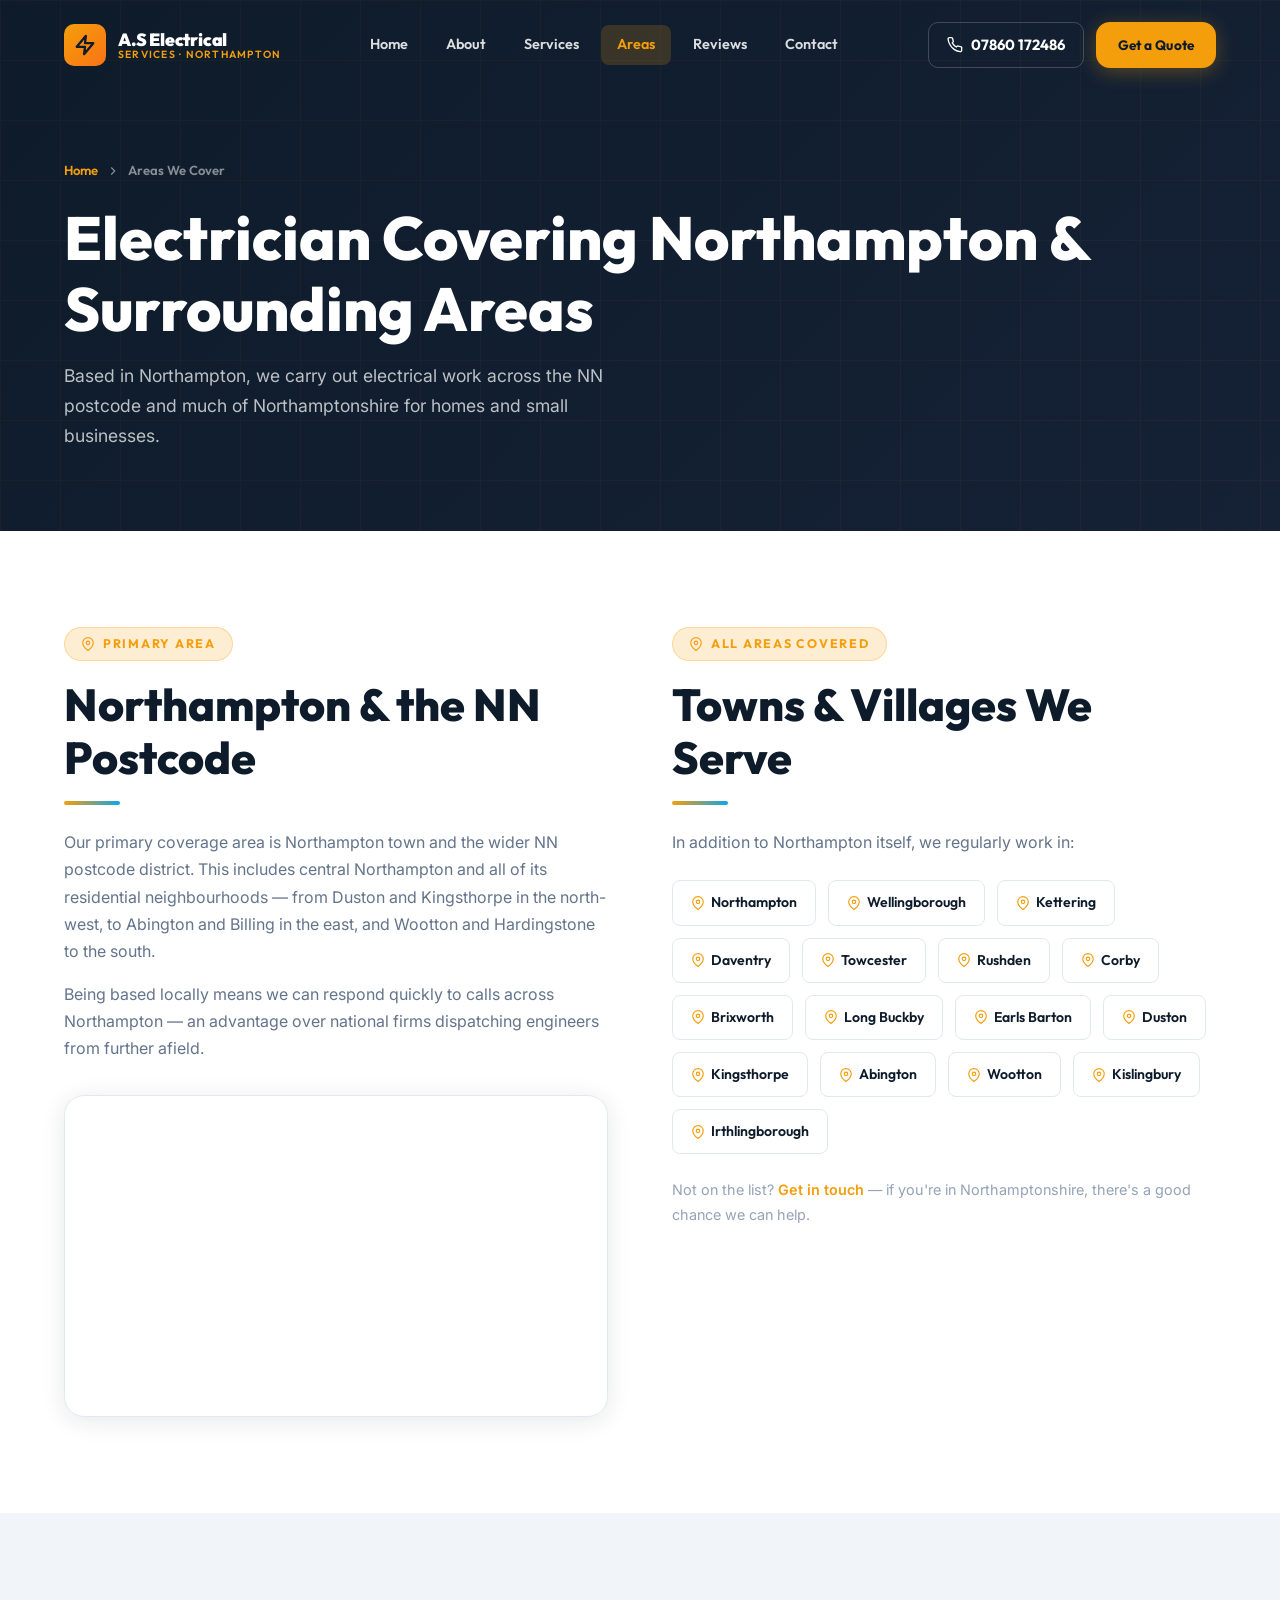
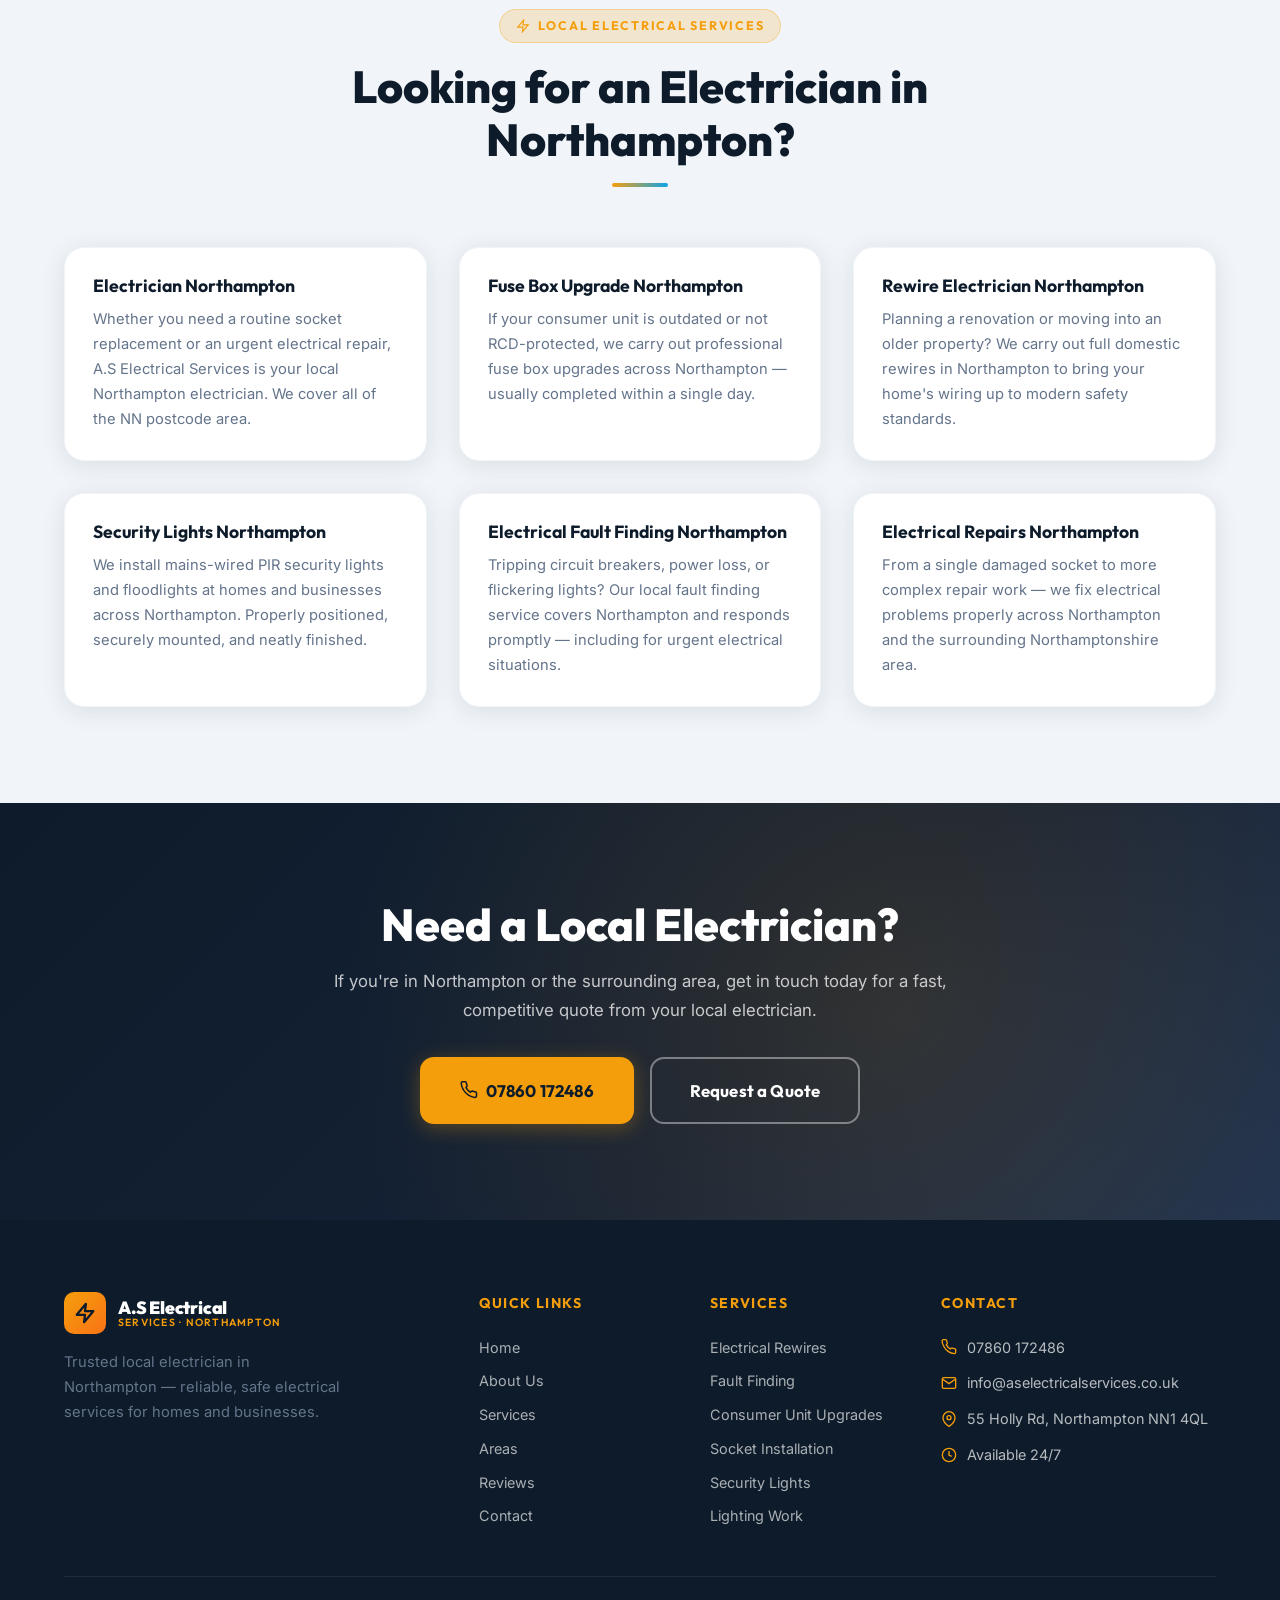
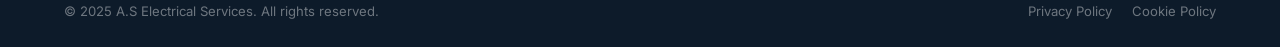
<file: areas.html>
<!DOCTYPE html>
<html lang="en">
<head>
<meta charset="UTF-8">
<meta name="viewport" content="width=device-width, initial-scale=1.0">
<title>Areas Covered | Electrician Northampton | A.S Electrical Services</title>
<meta name="description" content="A.S Electrical Services covers Northampton and surrounding areas of Northamptonshire including Wellingborough, Kettering, Daventry, Towcester and more. Your local electrician.">
<link rel="preconnect" href="https://fonts.googleapis.com"><link rel="preconnect" href="https://fonts.gstatic.com" crossorigin>
<link href="https://fonts.googleapis.com/css2?family=Inter:wght@400;500;600;700;800&family=Outfit:wght@400;500;600;700;800;900&display=swap" rel="stylesheet">
<link rel="stylesheet" href="styles.css">
</head>
<body>
<header class="site-header" id="siteHeader">
  <div class="header-inner">
    <a href="index.html" class="logo"><div class="logo-icon"><svg xmlns="http://www.w3.org/2000/svg" viewBox="0 0 24 24" fill="none" stroke="currentColor" stroke-width="2.5" stroke-linecap="round" stroke-linejoin="round"><polygon points="13 2 3 14 12 14 11 22 21 10 12 10 13 2"/></svg></div><div class="logo-text"><span class="logo-main">A.S Electrical</span><span class="logo-sub">Services · Northampton</span></div></a>
    <nav class="main-nav"><a href="index.html" class="nav-link">Home</a><a href="about.html" class="nav-link">About</a><a href="services.html" class="nav-link">Services</a><a href="areas.html" class="nav-link active">Areas</a><a href="reviews.html" class="nav-link">Reviews</a><a href="contact.html" class="nav-link">Contact</a></nav>
    <div class="header-cta"><a href="tel:07860172486" class="header-phone"><svg xmlns="http://www.w3.org/2000/svg" viewBox="0 0 24 24" fill="none" stroke="currentColor" stroke-width="2" stroke-linecap="round" stroke-linejoin="round"><path d="M22 16.92v3a2 2 0 0 1-2.18 2 19.79 19.79 0 0 1-8.63-3.07A19.5 19.5 0 0 1 4.69 12 19.79 19.79 0 0 1 1.63 3.35 2 2 0 0 1 3.6 1h3a2 2 0 0 1 2 1.72c.127.96.361 1.903.7 2.81a2 2 0 0 1-.45 2.11L7.91 8.91a16 16 0 0 0 6.09 6.09l.91-.91a2 2 0 0 1 2.11-.45c.907.339 1.85.573 2.81.7A2 2 0 0 1 22 16.92z"/></svg>07860 172486</a><a href="contact.html" class="btn btn-primary btn-sm">Get a Quote</a></div>
    <button class="hamburger" id="hamburger" aria-label="Open menu"><span></span><span></span><span></span></button>
  </div>
</header>
<nav class="mobile-nav" id="mobileNav">
  <button class="mobile-close" id="mobileClose" aria-label="Close"><svg xmlns="http://www.w3.org/2000/svg" viewBox="0 0 24 24" fill="none" stroke="currentColor" stroke-width="2"><line x1="18" y1="6" x2="6" y2="18"/><line x1="6" y1="6" x2="18" y2="18"/></svg></button>
  <a href="index.html" class="nav-link">Home</a><a href="about.html" class="nav-link">About</a><a href="services.html" class="nav-link">Services</a><a href="areas.html" class="nav-link">Areas</a><a href="reviews.html" class="nav-link">Reviews</a><a href="contact.html" class="nav-link">Contact</a>
  <a href="tel:07860172486" class="btn btn-primary mt-8"><svg xmlns="http://www.w3.org/2000/svg" viewBox="0 0 24 24" fill="none" stroke="currentColor" stroke-width="2" style="width:18px;height:18px"><path d="M22 16.92v3a2 2 0 0 1-2.18 2 19.79 19.79 0 0 1-8.63-3.07A19.5 19.5 0 0 1 4.69 12 19.79 19.79 0 0 1 1.63 3.35 2 2 0 0 1 3.6 1h3a2 2 0 0 1 2 1.72c.127.96.361 1.903.7 2.81a2 2 0 0 1-.45 2.11L7.91 8.91a16 16 0 0 0 6.09 6.09l.91-.91a2 2 0 0 1 2.11-.45c.907.339 1.85.573 2.81.7A2 2 0 0 1 22 16.92z"/></svg>07860 172486</a>
</nav>

<section class="page-hero">
  <div class="container">
    <div class="breadcrumb"><a href="index.html">Home</a><svg xmlns="http://www.w3.org/2000/svg" viewBox="0 0 24 24" fill="none" stroke="currentColor" stroke-width="2"><polyline points="9 18 15 12 9 6"/></svg>Areas We Cover</div>
    <h1>Electrician Covering Northampton &amp; Surrounding Areas</h1>
    <p>Based in Northampton, we carry out electrical work across the NN postcode and much of Northamptonshire for homes and small businesses.</p>
  </div>
</section>

<!-- MAP + PRIMARY AREA -->
<section class="section">
  <div class="container">
    <div class="grid-2" style="gap:64px;align-items:start;">
      <div class="reveal-left">
        <div class="section-label"><svg xmlns="http://www.w3.org/2000/svg" viewBox="0 0 24 24" fill="none" stroke="currentColor" stroke-width="2"><path d="M21 10c0 7-9 13-9 13s-9-6-9-13a9 9 0 0 1 18 0z"/><circle cx="12" cy="10" r="3"/></svg>Primary Area</div>
        <h2>Northampton &amp; the NN Postcode</h2>
        <div class="divider divider-left"></div>
        <p class="mt-6">Our primary coverage area is Northampton town and the wider NN postcode district. This includes central Northampton and all of its residential neighbourhoods — from Duston and Kingsthorpe in the north-west, to Abington and Billing in the east, and Wootton and Hardingstone to the south.</p>
        <p class="mt-4">Being based locally means we can respond quickly to calls across Northampton — an advantage over national firms dispatching engineers from further afield.</p>

        <div class="map-embed mt-8">
          <iframe
            src="https://www.google.com/maps/embed?pb=!1m18!1m12!1m3!1d78988.2!2d-0.9282!3d52.2405!2m3!1f0!2f0!3f0!3m2!1i1024!2i768!4f13.1!3m3!1m2!1s0x487707f0b18e2e55%3A0xaa6d69d2b2c01ad9!2sNorthampton!5e0!3m2!1sen!2suk!4v1700000000"
            width="100%" height="320" style="border:0;" allowfullscreen="" loading="lazy" referrerpolicy="no-referrer-when-downgrade" title="A.S Electrical Services Northampton service area map">
          </iframe>
        </div>
      </div>

      <div class="reveal-right">
        <div class="section-label"><svg xmlns="http://www.w3.org/2000/svg" viewBox="0 0 24 24" fill="none" stroke="currentColor" stroke-width="2"><path d="M21 10c0 7-9 13-9 13s-9-6-9-13a9 9 0 0 1 18 0z"/><circle cx="12" cy="10" r="3"/></svg>All Areas Covered</div>
        <h2>Towns &amp; Villages We Serve</h2>
        <div class="divider divider-left"></div>
        <p class="mt-6">In addition to Northampton itself, we regularly work in:</p>
        <div class="area-chips mt-6">
          <span class="area-chip"><svg xmlns="http://www.w3.org/2000/svg" viewBox="0 0 24 24" fill="none" stroke="currentColor" stroke-width="2"><path d="M21 10c0 7-9 13-9 13s-9-6-9-13a9 9 0 0 1 18 0z"/><circle cx="12" cy="10" r="3"/></svg>Northampton</span>
          <span class="area-chip"><svg xmlns="http://www.w3.org/2000/svg" viewBox="0 0 24 24" fill="none" stroke="currentColor" stroke-width="2"><path d="M21 10c0 7-9 13-9 13s-9-6-9-13a9 9 0 0 1 18 0z"/><circle cx="12" cy="10" r="3"/></svg>Wellingborough</span>
          <span class="area-chip"><svg xmlns="http://www.w3.org/2000/svg" viewBox="0 0 24 24" fill="none" stroke="currentColor" stroke-width="2"><path d="M21 10c0 7-9 13-9 13s-9-6-9-13a9 9 0 0 1 18 0z"/><circle cx="12" cy="10" r="3"/></svg>Kettering</span>
          <span class="area-chip"><svg xmlns="http://www.w3.org/2000/svg" viewBox="0 0 24 24" fill="none" stroke="currentColor" stroke-width="2"><path d="M21 10c0 7-9 13-9 13s-9-6-9-13a9 9 0 0 1 18 0z"/><circle cx="12" cy="10" r="3"/></svg>Daventry</span>
          <span class="area-chip"><svg xmlns="http://www.w3.org/2000/svg" viewBox="0 0 24 24" fill="none" stroke="currentColor" stroke-width="2"><path d="M21 10c0 7-9 13-9 13s-9-6-9-13a9 9 0 0 1 18 0z"/><circle cx="12" cy="10" r="3"/></svg>Towcester</span>
          <span class="area-chip"><svg xmlns="http://www.w3.org/2000/svg" viewBox="0 0 24 24" fill="none" stroke="currentColor" stroke-width="2"><path d="M21 10c0 7-9 13-9 13s-9-6-9-13a9 9 0 0 1 18 0z"/><circle cx="12" cy="10" r="3"/></svg>Rushden</span>
          <span class="area-chip"><svg xmlns="http://www.w3.org/2000/svg" viewBox="0 0 24 24" fill="none" stroke="currentColor" stroke-width="2"><path d="M21 10c0 7-9 13-9 13s-9-6-9-13a9 9 0 0 1 18 0z"/><circle cx="12" cy="10" r="3"/></svg>Corby</span>
          <span class="area-chip"><svg xmlns="http://www.w3.org/2000/svg" viewBox="0 0 24 24" fill="none" stroke="currentColor" stroke-width="2"><path d="M21 10c0 7-9 13-9 13s-9-6-9-13a9 9 0 0 1 18 0z"/><circle cx="12" cy="10" r="3"/></svg>Brixworth</span>
          <span class="area-chip"><svg xmlns="http://www.w3.org/2000/svg" viewBox="0 0 24 24" fill="none" stroke="currentColor" stroke-width="2"><path d="M21 10c0 7-9 13-9 13s-9-6-9-13a9 9 0 0 1 18 0z"/><circle cx="12" cy="10" r="3"/></svg>Long Buckby</span>
          <span class="area-chip"><svg xmlns="http://www.w3.org/2000/svg" viewBox="0 0 24 24" fill="none" stroke="currentColor" stroke-width="2"><path d="M21 10c0 7-9 13-9 13s-9-6-9-13a9 9 0 0 1 18 0z"/><circle cx="12" cy="10" r="3"/></svg>Earls Barton</span>
          <span class="area-chip"><svg xmlns="http://www.w3.org/2000/svg" viewBox="0 0 24 24" fill="none" stroke="currentColor" stroke-width="2"><path d="M21 10c0 7-9 13-9 13s-9-6-9-13a9 9 0 0 1 18 0z"/><circle cx="12" cy="10" r="3"/></svg>Duston</span>
          <span class="area-chip"><svg xmlns="http://www.w3.org/2000/svg" viewBox="0 0 24 24" fill="none" stroke="currentColor" stroke-width="2"><path d="M21 10c0 7-9 13-9 13s-9-6-9-13a9 9 0 0 1 18 0z"/><circle cx="12" cy="10" r="3"/></svg>Kingsthorpe</span>
          <span class="area-chip"><svg xmlns="http://www.w3.org/2000/svg" viewBox="0 0 24 24" fill="none" stroke="currentColor" stroke-width="2"><path d="M21 10c0 7-9 13-9 13s-9-6-9-13a9 9 0 0 1 18 0z"/><circle cx="12" cy="10" r="3"/></svg>Abington</span>
          <span class="area-chip"><svg xmlns="http://www.w3.org/2000/svg" viewBox="0 0 24 24" fill="none" stroke="currentColor" stroke-width="2"><path d="M21 10c0 7-9 13-9 13s-9-6-9-13a9 9 0 0 1 18 0z"/><circle cx="12" cy="10" r="3"/></svg>Wootton</span>
          <span class="area-chip"><svg xmlns="http://www.w3.org/2000/svg" viewBox="0 0 24 24" fill="none" stroke="currentColor" stroke-width="2"><path d="M21 10c0 7-9 13-9 13s-9-6-9-13a9 9 0 0 1 18 0z"/><circle cx="12" cy="10" r="3"/></svg>Kislingbury</span>
          <span class="area-chip"><svg xmlns="http://www.w3.org/2000/svg" viewBox="0 0 24 24" fill="none" stroke="currentColor" stroke-width="2"><path d="M21 10c0 7-9 13-9 13s-9-6-9-13a9 9 0 0 1 18 0z"/><circle cx="12" cy="10" r="3"/></svg>Irthlingborough</span>
        </div>
        <p class="mt-6" style="font-size:0.9rem;color:var(--mid-gray);">Not on the list? <a href="contact.html" style="color:var(--amber);font-weight:600;">Get in touch</a> — if you're in Northamptonshire, there's a good chance we can help.</p>
      </div>
    </div>
  </div>
</section>

<!-- LOCAL SEO SECTION -->
<section class="section section-gray">
  <div class="container">
    <div class="section-header reveal">
      <div class="section-label"><svg xmlns="http://www.w3.org/2000/svg" viewBox="0 0 24 24" fill="none" stroke="currentColor" stroke-width="2"><polygon points="13 2 3 14 12 14 11 22 21 10 12 10 13 2"/></svg>Local Electrical Services</div>
      <h2>Looking for an Electrician in Northampton?</h2>
      <div class="divider mx-auto"></div>
    </div>
    <div class="grid-3">
      <div class="card reveal reveal-delay-1"><div class="card-body-sm">
        <h4 class="text-navy" style="margin-bottom:10px;">Electrician Northampton</h4>
        <p style="font-size:0.92rem;">Whether you need a routine socket replacement or an urgent electrical repair, A.S Electrical Services is your local Northampton electrician. We cover all of the NN postcode area.</p>
      </div></div>
      <div class="card reveal reveal-delay-2"><div class="card-body-sm">
        <h4 class="text-navy" style="margin-bottom:10px;">Fuse Box Upgrade Northampton</h4>
        <p style="font-size:0.92rem;">If your consumer unit is outdated or not RCD-protected, we carry out professional fuse box upgrades across Northampton — usually completed within a single day.</p>
      </div></div>
      <div class="card reveal reveal-delay-3"><div class="card-body-sm">
        <h4 class="text-navy" style="margin-bottom:10px;">Rewire Electrician Northampton</h4>
        <p style="font-size:0.92rem;">Planning a renovation or moving into an older property? We carry out full domestic rewires in Northampton to bring your home's wiring up to modern safety standards.</p>
      </div></div>
      <div class="card reveal reveal-delay-1"><div class="card-body-sm">
        <h4 class="text-navy" style="margin-bottom:10px;">Security Lights Northampton</h4>
        <p style="font-size:0.92rem;">We install mains-wired PIR security lights and floodlights at homes and businesses across Northampton. Properly positioned, securely mounted, and neatly finished.</p>
      </div></div>
      <div class="card reveal reveal-delay-2"><div class="card-body-sm">
        <h4 class="text-navy" style="margin-bottom:10px;">Electrical Fault Finding Northampton</h4>
        <p style="font-size:0.92rem;">Tripping circuit breakers, power loss, or flickering lights? Our local fault finding service covers Northampton and responds promptly — including for urgent electrical situations.</p>
      </div></div>
      <div class="card reveal reveal-delay-3"><div class="card-body-sm">
        <h4 class="text-navy" style="margin-bottom:10px;">Electrical Repairs Northampton</h4>
        <p style="font-size:0.92rem;">From a single damaged socket to more complex repair work — we fix electrical problems properly across Northampton and the surrounding Northamptonshire area.</p>
      </div></div>
    </div>
  </div>
</section>

<!-- CTA -->
<section class="section cta-banner">
  <div class="container"><div style="max-width:640px;margin:0 auto;text-align:center;" class="reveal">
    <h2>Need a Local Electrician?</h2>
    <p class="mt-4">If you're in Northampton or the surrounding area, get in touch today for a fast, competitive quote from your local electrician.</p>
    <div class="flex gap-4 flex-wrap mt-8" style="justify-content:center;">
      <a href="tel:07860172486" class="btn btn-primary btn-lg"><svg xmlns="http://www.w3.org/2000/svg" viewBox="0 0 24 24" fill="none" stroke="currentColor" stroke-width="2" stroke-linecap="round" stroke-linejoin="round"><path d="M22 16.92v3a2 2 0 0 1-2.18 2 19.79 19.79 0 0 1-8.63-3.07A19.5 19.5 0 0 1 4.69 12 19.79 19.79 0 0 1 1.63 3.35 2 2 0 0 1 3.6 1h3a2 2 0 0 1 2 1.72c.127.96.361 1.903.7 2.81a2 2 0 0 1-.45 2.11L7.91 8.91a16 16 0 0 0 6.09 6.09l.91-.91a2 2 0 0 1 2.11-.45c.907.339 1.85.573 2.81.7A2 2 0 0 1 22 16.92z"/></svg>07860 172486</a>
      <a href="contact.html" class="btn btn-secondary btn-lg">Request a Quote</a>
    </div>
  </div></div>
</section>

<footer class="site-footer">
  <div class="footer-top"><div class="container"><div class="footer-grid">
    <div class="footer-brand"><a href="index.html" class="logo"><div class="logo-icon"><svg xmlns="http://www.w3.org/2000/svg" viewBox="0 0 24 24" fill="none" stroke="currentColor" stroke-width="2.5" stroke-linecap="round" stroke-linejoin="round"><polygon points="13 2 3 14 12 14 11 22 21 10 12 10 13 2"/></svg></div><div class="logo-text"><span class="logo-main">A.S Electrical</span><span class="logo-sub">Services · Northampton</span></div></a><p>Trusted local electrician in Northampton — reliable, safe electrical services for homes and businesses.</p></div>
    <div><div class="footer-heading">Quick Links</div><div class="footer-links"><a href="index.html">Home</a><a href="about.html">About Us</a><a href="services.html">Services</a><a href="areas.html">Areas</a><a href="reviews.html">Reviews</a><a href="contact.html">Contact</a></div></div>
    <div><div class="footer-heading">Services</div><div class="footer-links"><a href="services.html">Electrical Rewires</a><a href="services.html">Fault Finding</a><a href="services.html">Consumer Unit Upgrades</a><a href="services.html">Socket Installation</a><a href="services.html">Security Lights</a><a href="services.html">Lighting Work</a></div></div>
    <div><div class="footer-heading">Contact</div><div class="footer-contact-item"><svg xmlns="http://www.w3.org/2000/svg" viewBox="0 0 24 24" fill="none" stroke="currentColor" stroke-width="2" stroke-linecap="round" stroke-linejoin="round"><path d="M22 16.92v3a2 2 0 0 1-2.18 2 19.79 19.79 0 0 1-8.63-3.07A19.5 19.5 0 0 1 4.69 12 19.79 19.79 0 0 1 1.63 3.35 2 2 0 0 1 3.6 1h3a2 2 0 0 1 2 1.72c.127.96.361 1.903.7 2.81a2 2 0 0 1-.45 2.11L7.91 8.91a16 16 0 0 0 6.09 6.09l.91-.91a2 2 0 0 1 2.11-.45c.907.339 1.85.573 2.81.7A2 2 0 0 1 22 16.92z"/></svg><a href="tel:07860172486">07860 172486</a></div><div class="footer-contact-item"><svg xmlns="http://www.w3.org/2000/svg" viewBox="0 0 24 24" fill="none" stroke="currentColor" stroke-width="2"><path d="M4 4h16c1.1 0 2 .9 2 2v12c0 1.1-.9 2-2 2H4c-1.1 0-2-.9-2-2V6c0-1.1.9-2 2-2z"/><polyline points="22,6 12,13 2,6"/></svg><a href="mailto:info@aselectricalservices.co.uk">info@aselectricalservices.co.uk</a></div><div class="footer-contact-item"><svg xmlns="http://www.w3.org/2000/svg" viewBox="0 0 24 24" fill="none" stroke="currentColor" stroke-width="2"><path d="M21 10c0 7-9 13-9 13s-9-6-9-13a9 9 0 0 1 18 0z"/><circle cx="12" cy="10" r="3"/></svg>55 Holly Rd, Northampton NN1 4QL</div><div class="footer-contact-item"><svg xmlns="http://www.w3.org/2000/svg" viewBox="0 0 24 24" fill="none" stroke="currentColor" stroke-width="2"><circle cx="12" cy="12" r="10"/><polyline points="12 6 12 12 16 14"/></svg>Available 24/7</div></div>
  </div></div></div>
  <div class="container"><div class="footer-bottom"><span>&copy; 2025 A.S Electrical Services. All rights reserved.</span><div class="footer-bottom-links"><a href="#">Privacy Policy</a><a href="#">Cookie Policy</a></div></div></div>
</footer>
<a href="tel:07860172486" class="mobile-call-btn"><svg xmlns="http://www.w3.org/2000/svg" viewBox="0 0 24 24" fill="none" stroke="currentColor" stroke-width="2.5" stroke-linecap="round" stroke-linejoin="round"><path d="M22 16.92v3a2 2 0 0 1-2.18 2 19.79 19.79 0 0 1-8.63-3.07A19.5 19.5 0 0 1 4.69 12 19.79 19.79 0 0 1 1.63 3.35 2 2 0 0 1 3.6 1h3a2 2 0 0 1 2 1.72c.127.96.361 1.903.7 2.81a2 2 0 0 1-.45 2.11L7.91 8.91a16 16 0 0 0 6.09 6.09l.91-.91a2 2 0 0 1 2.11-.45c.907.339 1.85.573 2.81.7A2 2 0 0 1 22 16.92z"/></svg>07860 172486 — A.S Electrical</a>
<script>
const header=document.getElementById('siteHeader');
window.addEventListener('scroll',()=>header.classList.toggle('scrolled',window.scrollY>40));
document.getElementById('hamburger').addEventListener('click',()=>document.getElementById('mobileNav').classList.add('open'));
document.getElementById('mobileClose').addEventListener('click',()=>document.getElementById('mobileNav').classList.remove('open'));
const reveals=document.querySelectorAll('.reveal,.reveal-left,.reveal-right');
const obs=new IntersectionObserver(entries=>entries.forEach(e=>{if(e.isIntersecting)e.target.classList.add('revealed');}),{threshold:0.12});
reveals.forEach(el=>obs.observe(el));
</script>
</body>
</html>
</file>
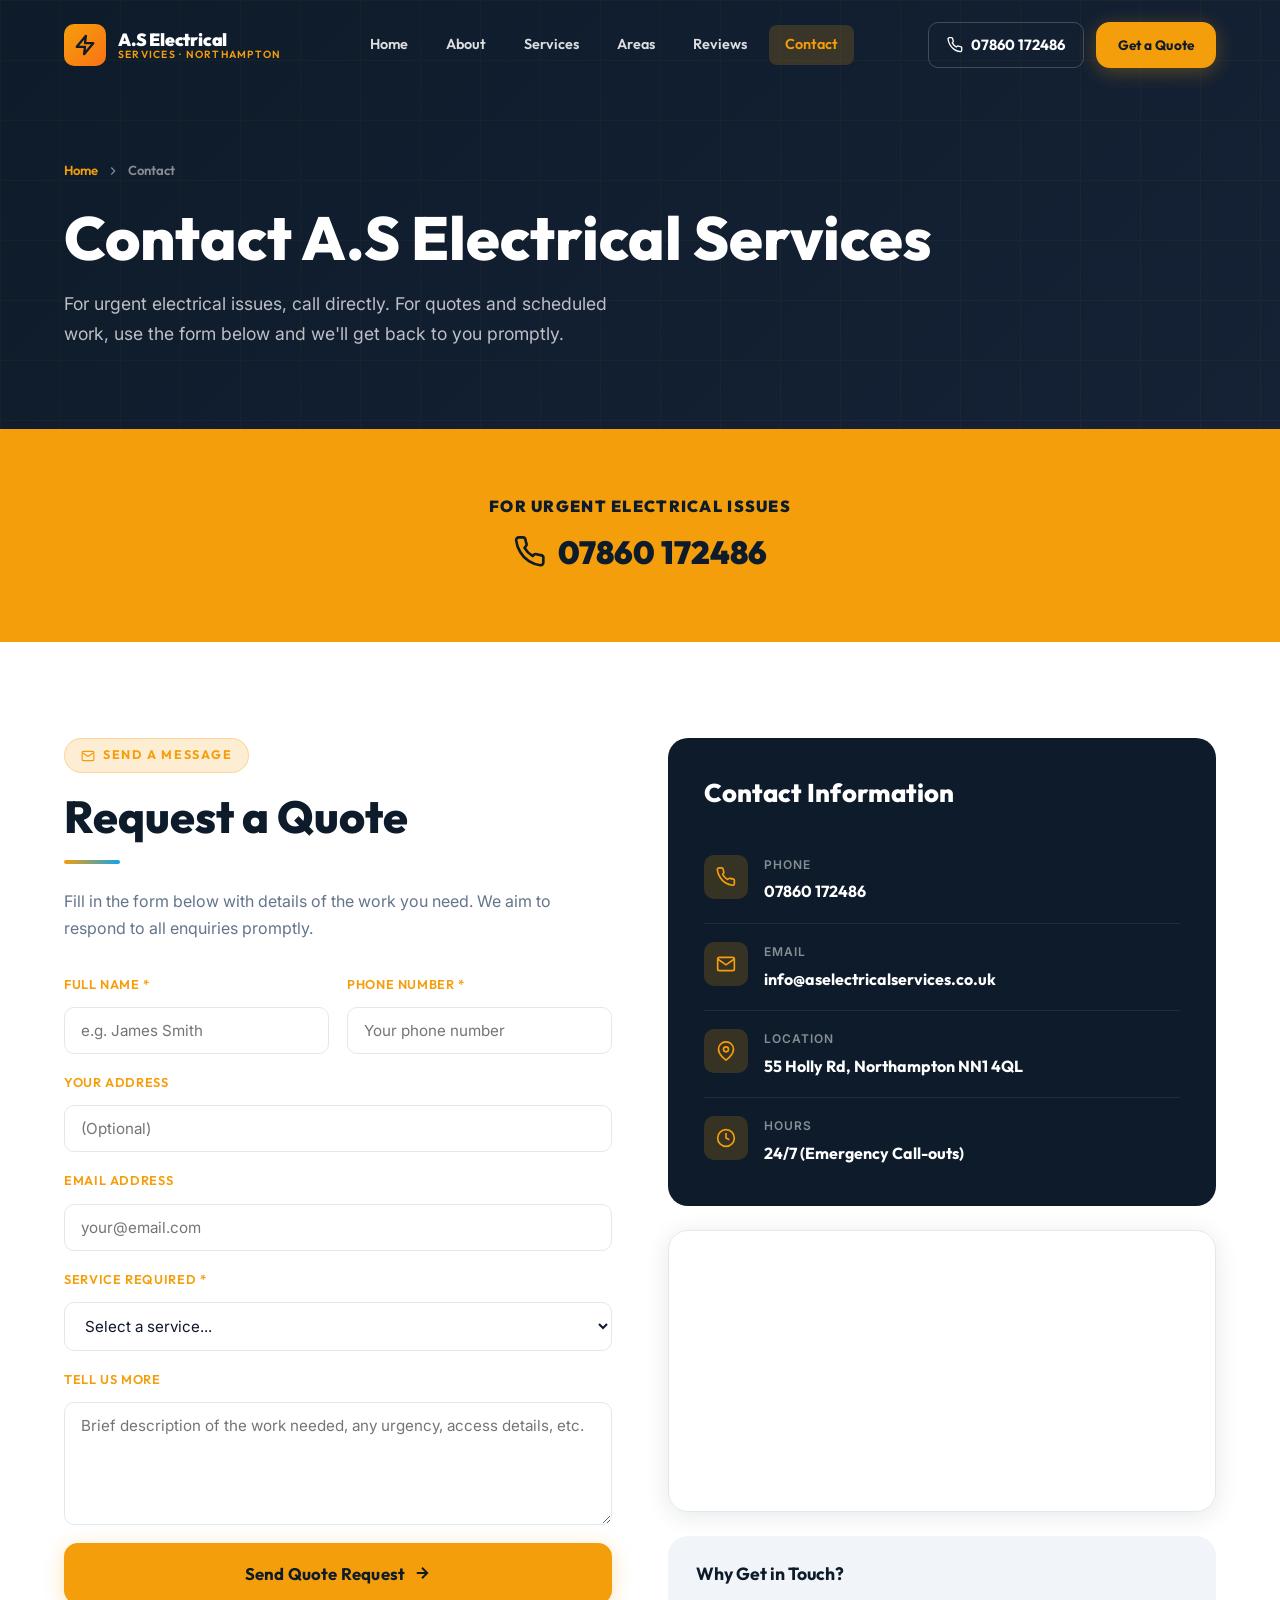
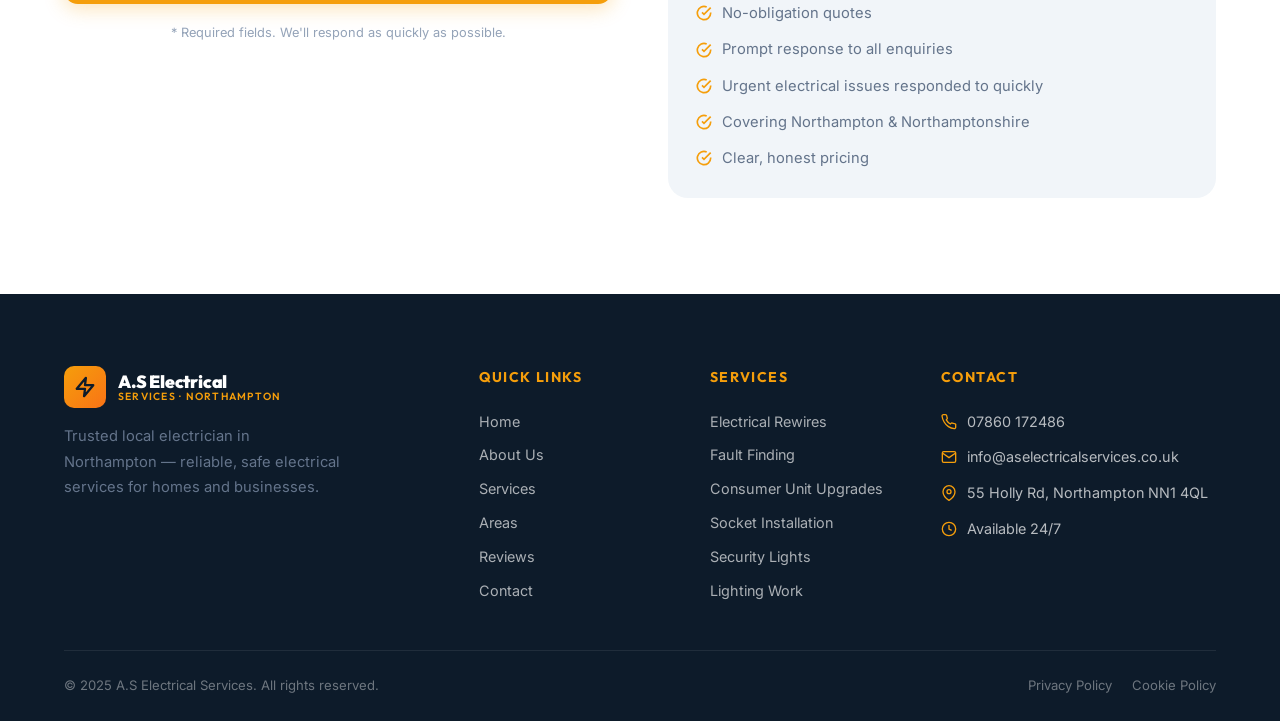
<file: contact.html>
<!DOCTYPE html>
<html lang="en">
<head>
<meta charset="UTF-8">
<meta name="viewport" content="width=device-width, initial-scale=1.0">
<title>Contact | A.S Electrical Services — Electrician Northampton</title>
<meta name="description" content="Contact A.S Electrical Services — your local electrician in Northampton. Call for urgent electrical issues or send a quote request for any electrical work in Northamptonshire.">
<link rel="preconnect" href="https://fonts.googleapis.com"><link rel="preconnect" href="https://fonts.gstatic.com" crossorigin>
<link href="https://fonts.googleapis.com/css2?family=Inter:wght@400;500;600;700;800&family=Outfit:wght@400;500;600;700;800;900&display=swap" rel="stylesheet">
<link rel="stylesheet" href="styles.css">
</head>
<body>
<header class="site-header" id="siteHeader">
  <div class="header-inner">
    <a href="index.html" class="logo"><div class="logo-icon"><svg xmlns="http://www.w3.org/2000/svg" viewBox="0 0 24 24" fill="none" stroke="currentColor" stroke-width="2.5" stroke-linecap="round" stroke-linejoin="round"><polygon points="13 2 3 14 12 14 11 22 21 10 12 10 13 2"/></svg></div><div class="logo-text"><span class="logo-main">A.S Electrical</span><span class="logo-sub">Services · Northampton</span></div></a>
    <nav class="main-nav"><a href="index.html" class="nav-link">Home</a><a href="about.html" class="nav-link">About</a><a href="services.html" class="nav-link">Services</a><a href="areas.html" class="nav-link">Areas</a><a href="reviews.html" class="nav-link">Reviews</a><a href="contact.html" class="nav-link active">Contact</a></nav>
    <div class="header-cta"><a href="tel:07860172486" class="header-phone"><svg xmlns="http://www.w3.org/2000/svg" viewBox="0 0 24 24" fill="none" stroke="currentColor" stroke-width="2" stroke-linecap="round" stroke-linejoin="round"><path d="M22 16.92v3a2 2 0 0 1-2.18 2 19.79 19.79 0 0 1-8.63-3.07A19.5 19.5 0 0 1 4.69 12 19.79 19.79 0 0 1 1.63 3.35 2 2 0 0 1 3.6 1h3a2 2 0 0 1 2 1.72c.127.96.361 1.903.7 2.81a2 2 0 0 1-.45 2.11L7.91 8.91a16 16 0 0 0 6.09 6.09l.91-.91a2 2 0 0 1 2.11-.45c.907.339 1.85.573 2.81.7A2 2 0 0 1 22 16.92z"/></svg>07860 172486</a><a href="contact.html" class="btn btn-primary btn-sm">Get a Quote</a></div>
    <button class="hamburger" id="hamburger" aria-label="Open menu"><span></span><span></span><span></span></button>
  </div>
</header>
<nav class="mobile-nav" id="mobileNav">
  <button class="mobile-close" id="mobileClose" aria-label="Close"><svg xmlns="http://www.w3.org/2000/svg" viewBox="0 0 24 24" fill="none" stroke="currentColor" stroke-width="2"><line x1="18" y1="6" x2="6" y2="18"/><line x1="6" y1="6" x2="18" y2="18"/></svg></button>
  <a href="index.html" class="nav-link">Home</a><a href="about.html" class="nav-link">About</a><a href="services.html" class="nav-link">Services</a><a href="areas.html" class="nav-link">Areas</a><a href="reviews.html" class="nav-link">Reviews</a><a href="contact.html" class="nav-link">Contact</a>
  <a href="tel:07860172486" class="btn btn-primary mt-8"><svg xmlns="http://www.w3.org/2000/svg" viewBox="0 0 24 24" fill="none" stroke="currentColor" stroke-width="2" style="width:18px;height:18px"><path d="M22 16.92v3a2 2 0 0 1-2.18 2 19.79 19.79 0 0 1-8.63-3.07A19.5 19.5 0 0 1 4.69 12 19.79 19.79 0 0 1 1.63 3.35 2 2 0 0 1 3.6 1h3a2 2 0 0 1 2 1.72c.127.96.361 1.903.7 2.81a2 2 0 0 1-.45 2.11L7.91 8.91a16 16 0 0 0 6.09 6.09l.91-.91a2 2 0 0 1 2.11-.45c.907.339 1.85.573 2.81.7A2 2 0 0 1 22 16.92z"/></svg>07860 172486</a>
</nav>

<section class="page-hero">
  <div class="container">
    <div class="breadcrumb"><a href="index.html">Home</a><svg xmlns="http://www.w3.org/2000/svg" viewBox="0 0 24 24" fill="none" stroke="currentColor" stroke-width="2"><polyline points="9 18 15 12 9 6"/></svg>Contact</div>
    <h1>Contact A.S Electrical Services</h1>
    <p>For urgent electrical issues, call directly. For quotes and scheduled work, use the form below and we'll get back to you promptly.</p>
  </div>
</section>

<!-- CALL ACTIONS -->
<section class="section-sm" style="background:var(--amber);">
  <div class="container">
    <div style="display:flex;align-items:center;justify-content:center;gap:40px;flex-wrap:wrap;text-align:center;">
      <div>
        <div style="font-family:var(--font-heading);font-weight:900;font-size:1rem;color:var(--navy);text-transform:uppercase;letter-spacing:0.08em;margin-bottom:6px;">For Urgent Electrical Issues</div>
        <a href="tel:07860172486" style="font-family:var(--font-heading);font-weight:900;font-size:2rem;color:var(--navy);text-decoration:none;display:flex;align-items:center;gap:12px;justify-content:center;">
          <svg xmlns="http://www.w3.org/2000/svg" viewBox="0 0 24 24" fill="none" stroke="currentColor" stroke-width="2" stroke-linecap="round" stroke-linejoin="round" style="width:32px;height:32px"><path d="M22 16.92v3a2 2 0 0 1-2.18 2 19.79 19.79 0 0 1-8.63-3.07A19.5 19.5 0 0 1 4.69 12 19.79 19.79 0 0 1 1.63 3.35 2 2 0 0 1 3.6 1h3a2 2 0 0 1 2 1.72c.127.96.361 1.903.7 2.81a2 2 0 0 1-.45 2.11L7.91 8.91a16 16 0 0 0 6.09 6.09l.91-.91a2 2 0 0 1 2.11-.45c.907.339 1.85.573 2.81.7A2 2 0 0 1 22 16.92z"/></svg>
          07860 172486
        </a>
      </div>
    </div>
  </div>
</section>

<!-- CONTACT CONTENT -->
<section class="section">
  <div class="container">
    <div class="grid-2" style="gap:56px;align-items:start;">

      <!-- CONTACT FORM -->
      <div class="reveal-left">
        <div class="section-label"><svg xmlns="http://www.w3.org/2000/svg" viewBox="0 0 24 24" fill="none" stroke="currentColor" stroke-width="2"><path d="M4 4h16c1.1 0 2 .9 2 2v12c0 1.1-.9 2-2 2H4c-1.1 0-2-.9-2-2V6c0-1.1.9-2 2-2z"/><polyline points="22,6 12,13 2,6"/></svg>Send a Message</div>
        <h2>Request a Quote</h2>
        <div class="divider divider-left"></div>
        <p class="mt-6">Fill in the form below with details of the work you need. We aim to respond to all enquiries promptly.</p>

        <form onsubmit="handleSubmit(event)" style="margin-top:32px;display:flex;flex-direction:column;gap:18px;" id="contactForm">
          <div class="grid-2" style="gap:18px;">
            <div class="form-group">
              <label class="form-label-light" for="name">Full Name *</label>
              <input id="name" type="text" class="form-control-light" placeholder="e.g. James Smith" required>
            </div>
            <div class="form-group">
              <label class="form-label-light" for="phone">Phone Number *</label>
              <input id="phone" type="tel" class="form-control-light" placeholder="Your phone number" required>
            </div>
          </div>
          <div class="form-group">
            <label class="form-label-light" for="postcode">Your Address</label>
            <input id="postcode" type="text" class="form-control-light" placeholder="(Optional)">
          </div>
          <div class="form-group">
            <label class="form-label-light" for="email">Email Address</label>
            <input id="email" type="email" class="form-control-light" placeholder="your@email.com">
          </div>
          <div class="form-group">
            <label class="form-label-light" for="service">Service Required *</label>
            <select id="service" class="form-control-light" required>
              <option value="">Select a service...</option>
              <option>Electrical Rewire</option>
              <option>Fuse Box / Consumer Unit Upgrade</option>
              <option>Electrical Fault Finding</option>
              <option>Socket Installation / Replacement</option>
              <option>Security Light Installation</option>
              <option>Lighting Installation</option>
              <option>Electrical Repairs</option>
              <option>Other / Not Sure</option>
            </select>
          </div>
          <div class="form-group">
            <label class="form-label-light" for="message">Tell Us More</label>
            <textarea id="message" class="form-control-light" rows="5" placeholder="Brief description of the work needed, any urgency, access details, etc."></textarea>
          </div>
          <button type="submit" class="btn btn-primary btn-lg" style="width:100%;">
            Send Quote Request
            <svg xmlns="http://www.w3.org/2000/svg" viewBox="0 0 24 24" fill="none" stroke="currentColor" stroke-width="2.5"><path d="M5 12h14M12 5l7 7-7 7"/></svg>
          </button>
          <p style="font-size:0.8rem;color:var(--mid-gray);text-align:center;">* Required fields. We'll respond as quickly as possible.</p>
        </form>
        <div id="formSuccess" style="display:none;background:#f0fdf4;border:1.5px solid #86efac;border-radius:14px;padding:28px;text-align:center;margin-top:20px;">
          <svg xmlns="http://www.w3.org/2000/svg" style="width:40px;height:40px;color:#16a34a;margin:0 auto 12px;" viewBox="0 0 24 24" fill="none" stroke="currentColor" stroke-width="2"><path d="M22 11.08V12a10 10 0 1 1-5.93-9.14"/><polyline points="22 4 12 14.01 9 11.01"/></svg>
          <h3 style="color:#15803d;margin-bottom:8px;">Thank you, <span id="userName"></span>!</h3>
          <p style="color:#166534;">We've received your quote request and we are thankful for it. You will receive a phone call soon to confirm your details and provide a quote.</p>
        </div>
      </div>

      <!-- CONTACT INFO + MAP -->
      <div class="reveal-right" style="display:flex;flex-direction:column;gap:24px;">
        <div class="contact-info-card">
          <h3>Contact Information</h3>
          <div class="contact-method">
            <div class="contact-method-icon"><svg xmlns="http://www.w3.org/2000/svg" viewBox="0 0 24 24" fill="none" stroke="currentColor" stroke-width="2" stroke-linecap="round" stroke-linejoin="round"><path d="M22 16.92v3a2 2 0 0 1-2.18 2 19.79 19.79 0 0 1-8.63-3.07A19.5 19.5 0 0 1 4.69 12 19.79 19.79 0 0 1 1.63 3.35 2 2 0 0 1 3.6 1h3a2 2 0 0 1 2 1.72c.127.96.361 1.903.7 2.81a2 2 0 0 1-.45 2.11L7.91 8.91a16 16 0 0 0 6.09 6.09l.91-.91a2 2 0 0 1 2.11-.45c.907.339 1.85.573 2.81.7A2 2 0 0 1 22 16.92z"/></svg></div>
            <div>
              <div class="contact-method-label">Phone</div>
              <div class="contact-method-value"><a href="tel:07860172486">07860 172486</a></div>
            </div>
          </div>
          <div class="contact-method">
            <div class="contact-method-icon"><svg xmlns="http://www.w3.org/2000/svg" viewBox="0 0 24 24" fill="none" stroke="currentColor" stroke-width="2"><path d="M4 4h16c1.1 0 2 .9 2 2v12c0 1.1-.9 2-2 2H4c-1.1 0-2-.9-2-2V6c0-1.1.9-2 2-2z"/><polyline points="22,6 12,13 2,6"/></svg></div>
            <div>
              <div class="contact-method-label">Email</div>
              <div class="contact-method-value"><a href="mailto:info@aselectricalservices.co.uk">info@aselectricalservices.co.uk</a></div>
            </div>
          </div>
          <div class="contact-method">
            <div class="contact-method-icon"><svg xmlns="http://www.w3.org/2000/svg" viewBox="0 0 24 24" fill="none" stroke="currentColor" stroke-width="2"><path d="M21 10c0 7-9 13-9 13s-9-6-9-13a9 9 0 0 1 18 0z"/><circle cx="12" cy="10" r="3"/></svg></div>
            <div>
              <div class="contact-method-label">Location</div>
              <div class="contact-method-value">55 Holly Rd, Northampton NN1 4QL</div>
            </div>
          </div>
          <div class="contact-method">
            <div class="contact-method-icon"><svg xmlns="http://www.w3.org/2000/svg" viewBox="0 0 24 24" fill="none" stroke="currentColor" stroke-width="2"><circle cx="12" cy="12" r="10"/><polyline points="12 6 12 12 16 14"/></svg></div>
            <div>
              <div class="contact-method-label">Hours</div>
              <div class="contact-method-value">24/7 (Emergency Call-outs)</div>
            </div>
          </div>
        </div>

        <div class="map-embed">
          <iframe
            src="https://www.google.com/maps/embed?pb=!1m18!1m12!1m3!1d78988.2!2d-0.9282!3d52.2405!2m3!1f0!2f0!3f0!3m2!1i1024!2i768!4f13.1!3m3!1m2!1s0x487707f0b18e2e55%3A0xaa6d69d2b2c01ad9!2sNorthampton!5e0!3m2!1sen!2suk!4v1700000000"
            width="100%" height="280" style="border:0;" allowfullscreen="" loading="lazy" referrerpolicy="no-referrer-when-downgrade" title="Northampton location map">
          </iframe>
        </div>

        <!-- Quick trust points -->
        <div style="background:var(--light-gray);border-radius:var(--radius-lg);padding:28px;">
          <h4 style="color:var(--navy);margin-bottom:16px;">Why Get in Touch?</h4>
          <ul style="display:flex;flex-direction:column;gap:12px;">
            <li style="display:flex;align-items:center;gap:10px;font-size:0.92rem;color:var(--text-muted);"><svg xmlns="http://www.w3.org/2000/svg" viewBox="0 0 24 24" fill="none" stroke="currentColor" stroke-width="2.5" style="width:16px;height:16px;color:var(--amber);flex-shrink:0"><path d="M22 11.08V12a10 10 0 1 1-5.93-9.14"/><polyline points="22 4 12 14.01 9 11.01"/></svg>No-obligation quotes</li>
            <li style="display:flex;align-items:center;gap:10px;font-size:0.92rem;color:var(--text-muted);"><svg xmlns="http://www.w3.org/2000/svg" viewBox="0 0 24 24" fill="none" stroke="currentColor" stroke-width="2.5" style="width:16px;height:16px;color:var(--amber);flex-shrink:0"><path d="M22 11.08V12a10 10 0 1 1-5.93-9.14"/><polyline points="22 4 12 14.01 9 11.01"/></svg>Prompt response to all enquiries</li>
            <li style="display:flex;align-items:center;gap:10px;font-size:0.92rem;color:var(--text-muted);"><svg xmlns="http://www.w3.org/2000/svg" viewBox="0 0 24 24" fill="none" stroke="currentColor" stroke-width="2.5" style="width:16px;height:16px;color:var(--amber);flex-shrink:0"><path d="M22 11.08V12a10 10 0 1 1-5.93-9.14"/><polyline points="22 4 12 14.01 9 11.01"/></svg>Urgent electrical issues responded to quickly</li>
            <li style="display:flex;align-items:center;gap:10px;font-size:0.92rem;color:var(--text-muted);"><svg xmlns="http://www.w3.org/2000/svg" viewBox="0 0 24 24" fill="none" stroke="currentColor" stroke-width="2.5" style="width:16px;height:16px;color:var(--amber);flex-shrink:0"><path d="M22 11.08V12a10 10 0 1 1-5.93-9.14"/><polyline points="22 4 12 14.01 9 11.01"/></svg>Covering Northampton &amp; Northamptonshire</li>
            <li style="display:flex;align-items:center;gap:10px;font-size:0.92rem;color:var(--text-muted);"><svg xmlns="http://www.w3.org/2000/svg" viewBox="0 0 24 24" fill="none" stroke="currentColor" stroke-width="2.5" style="width:16px;height:16px;color:var(--amber);flex-shrink:0"><path d="M22 11.08V12a10 10 0 1 1-5.93-9.14"/><polyline points="22 4 12 14.01 9 11.01"/></svg>Clear, honest pricing</li>
          </ul>
        </div>
      </div>
    </div>
  </div>
</section>

<footer class="site-footer">
  <div class="footer-top"><div class="container"><div class="footer-grid">
    <div class="footer-brand"><a href="index.html" class="logo"><div class="logo-icon"><svg xmlns="http://www.w3.org/2000/svg" viewBox="0 0 24 24" fill="none" stroke="currentColor" stroke-width="2.5" stroke-linecap="round" stroke-linejoin="round"><polygon points="13 2 3 14 12 14 11 22 21 10 12 10 13 2"/></svg></div><div class="logo-text"><span class="logo-main">A.S Electrical</span><span class="logo-sub">Services · Northampton</span></div></a><p>Trusted local electrician in Northampton — reliable, safe electrical services for homes and businesses.</p></div>
    <div><div class="footer-heading">Quick Links</div><div class="footer-links"><a href="index.html">Home</a><a href="about.html">About Us</a><a href="services.html">Services</a><a href="areas.html">Areas</a><a href="reviews.html">Reviews</a><a href="contact.html">Contact</a></div></div>
    <div><div class="footer-heading">Services</div><div class="footer-links"><a href="services.html">Electrical Rewires</a><a href="services.html">Fault Finding</a><a href="services.html">Consumer Unit Upgrades</a><a href="services.html">Socket Installation</a><a href="services.html">Security Lights</a><a href="services.html">Lighting Work</a></div></div>
    <div><div class="footer-heading">Contact</div><div class="footer-contact-item"><svg xmlns="http://www.w3.org/2000/svg" viewBox="0 0 24 24" fill="none" stroke="currentColor" stroke-width="2" stroke-linecap="round" stroke-linejoin="round"><path d="M22 16.92v3a2 2 0 0 1-2.18 2 19.79 19.79 0 0 1-8.63-3.07A19.5 19.5 0 0 1 4.69 12 19.79 19.79 0 0 1 1.63 3.35 2 2 0 0 1 3.6 1h3a2 2 0 0 1 2 1.72c.127.96.361 1.903.7 2.81a2 2 0 0 1-.45 2.11L7.91 8.91a16 16 0 0 0 6.09 6.09l.91-.91a2 2 0 0 1 2.11-.45c.907.339 1.85.573 2.81.7A2 2 0 0 1 22 16.92z"/></svg><a href="tel:07860172486">07860 172486</a></div><div class="footer-contact-item"><svg xmlns="http://www.w3.org/2000/svg" viewBox="0 0 24 24" fill="none" stroke="currentColor" stroke-width="2"><path d="M4 4h16c1.1 0 2 .9 2 2v12c0 1.1-.9 2-2 2H4c-1.1 0-2-.9-2-2V6c0-1.1.9-2 2-2z"/><polyline points="22,6 12,13 2,6"/></svg><a href="mailto:info@aselectricalservices.co.uk">info@aselectricalservices.co.uk</a></div><div class="footer-contact-item"><svg xmlns="http://www.w3.org/2000/svg" viewBox="0 0 24 24" fill="none" stroke="currentColor" stroke-width="2"><path d="M21 10c0 7-9 13-9 13s-9-6-9-13a9 9 0 0 1 18 0z"/><circle cx="12" cy="10" r="3"/></svg>55 Holly Rd, Northampton NN1 4QL</div><div class="footer-contact-item"><svg xmlns="http://www.w3.org/2000/svg" viewBox="0 0 24 24" fill="none" stroke="currentColor" stroke-width="2"><circle cx="12" cy="12" r="10"/><polyline points="12 6 12 12 16 14"/></svg>Available 24/7</div></div>
  </div></div></div>
  <div class="container"><div class="footer-bottom"><span>&copy; 2025 A.S Electrical Services. All rights reserved.</span><div class="footer-bottom-links"><a href="#">Privacy Policy</a><a href="#">Cookie Policy</a></div></div></div>
</footer>

<a href="tel:07860172486" class="mobile-call-btn"><svg xmlns="http://www.w3.org/2000/svg" viewBox="0 0 24 24" fill="none" stroke="currentColor" stroke-width="2.5" stroke-linecap="round" stroke-linejoin="round"><path d="M22 16.92v3a2 2 0 0 1-2.18 2 19.79 19.79 0 0 1-8.63-3.07A19.5 19.5 0 0 1 4.69 12 19.79 19.79 0 0 1 1.63 3.35 2 2 0 0 1 3.6 1h3a2 2 0 0 1 2 1.72c.127.96.361 1.903.7 2.81a2 2 0 0 1-.45 2.11L7.91 8.91a16 16 0 0 0 6.09 6.09l.91-.91a2 2 0 0 1 2.11-.45c.907.339 1.85.573 2.81.7A2 2 0 0 1 22 16.92z"/></svg>07860 172486 — A.S Electrical</a>

<script>
const header=document.getElementById('siteHeader');
window.addEventListener('scroll',()=>header.classList.toggle('scrolled',window.scrollY>40));
document.getElementById('hamburger').addEventListener('click',()=>document.getElementById('mobileNav').classList.add('open'));
document.getElementById('mobileClose').addEventListener('click',()=>document.getElementById('mobileNav').classList.remove('open'));
const reveals=document.querySelectorAll('.reveal,.reveal-left,.reveal-right');
const obs=new IntersectionObserver(entries=>entries.forEach(e=>{if(e.isIntersecting)e.target.classList.add('revealed');}),{threshold:0.12});
reveals.forEach(el=>obs.observe(el));
function handleSubmit(e){
  e.preventDefault();
  const name = document.getElementById('name').value;
  document.getElementById('userName').textContent = name;
  document.getElementById('contactForm').style.display='none';
  document.getElementById('formSuccess').style.display='block';
}
</script>
</body>
</html>
</file>
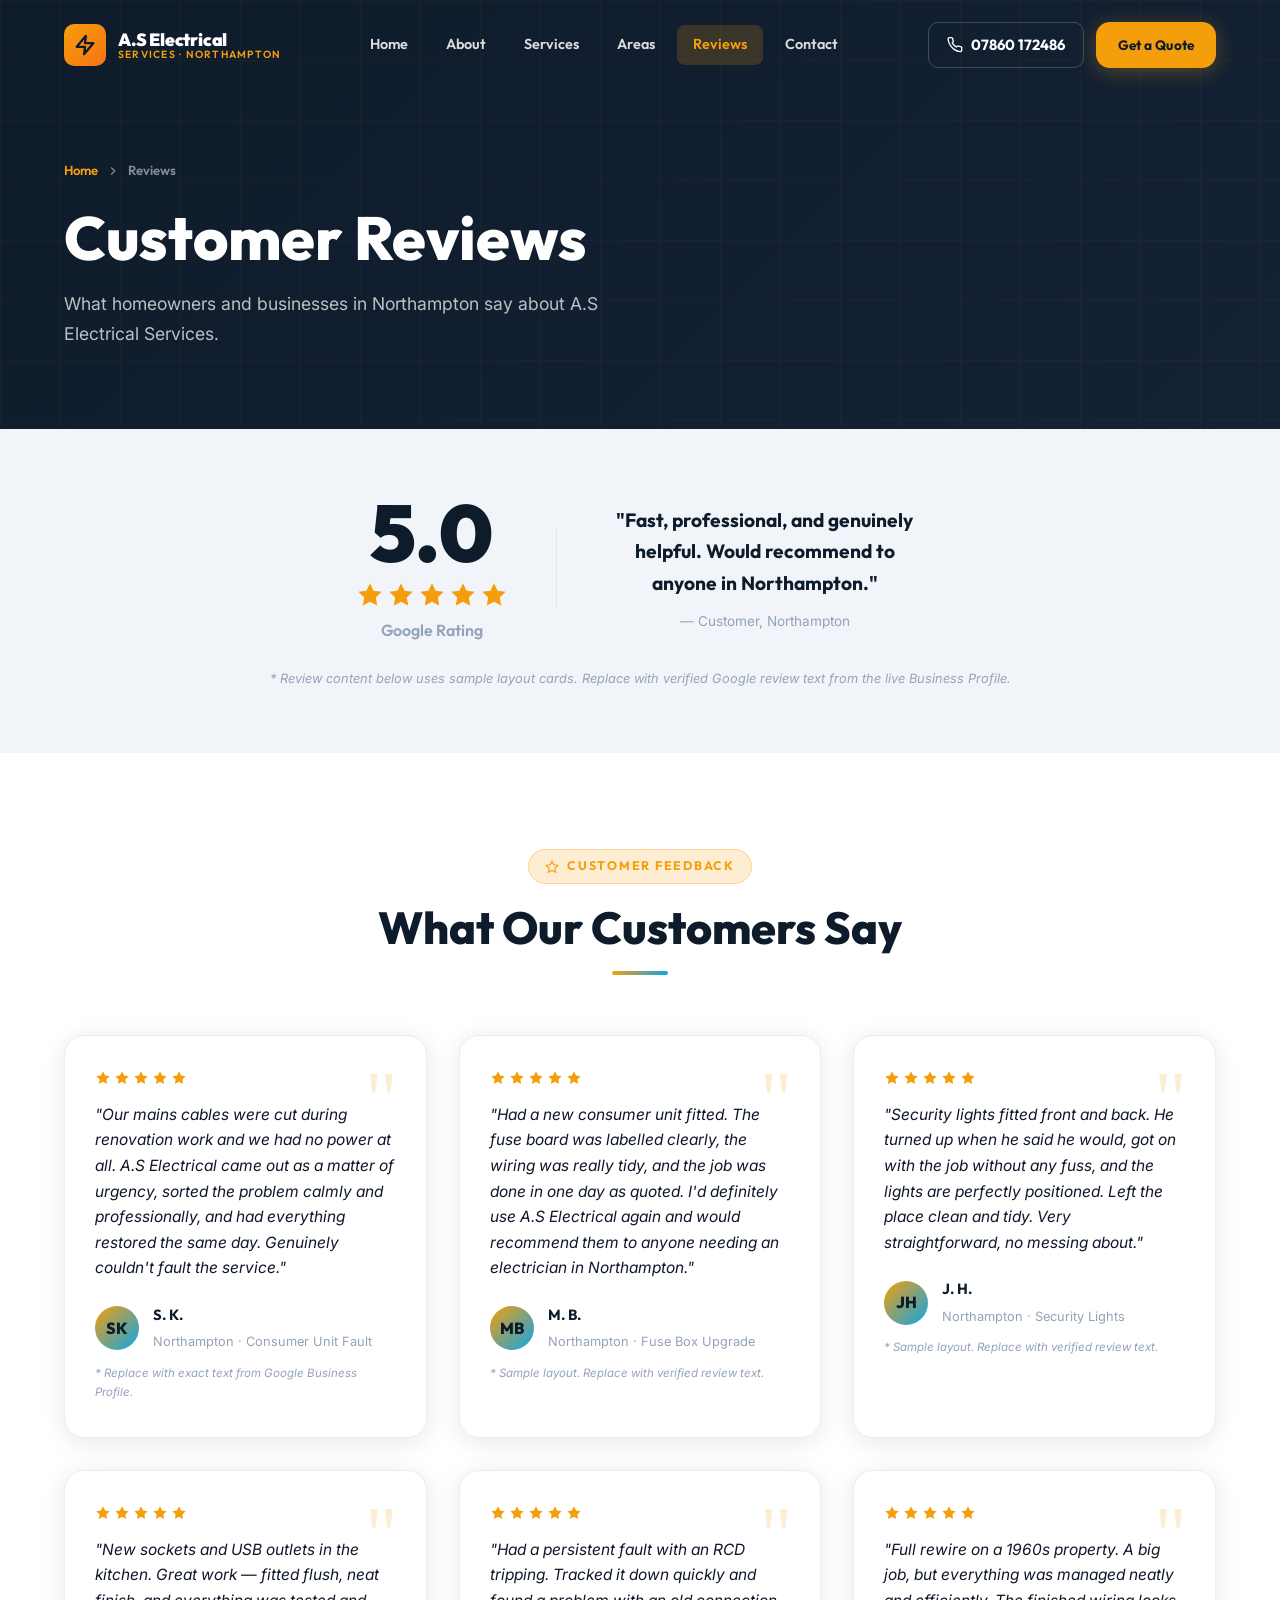
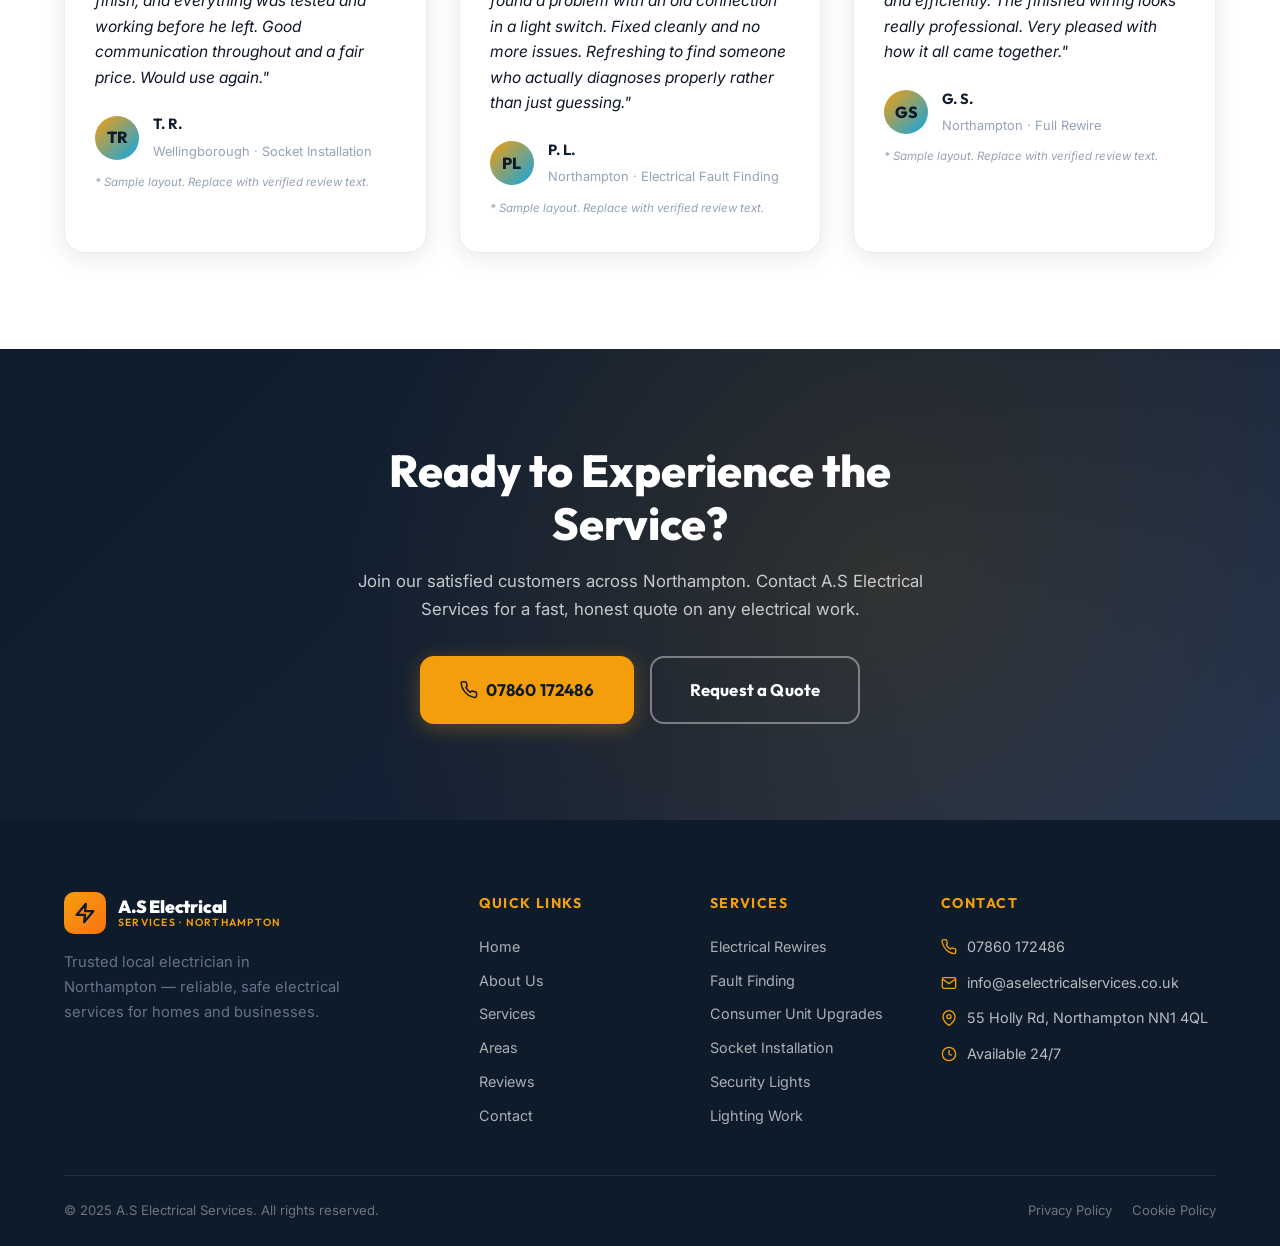
<file: reviews.html>
<!DOCTYPE html>
<html lang="en">
<head>
<meta charset="UTF-8">
<meta name="viewport" content="width=device-width, initial-scale=1.0">
<title>Customer Reviews | A.S Electrical Services — Northampton Electrician</title>
<meta name="description" content="Read customer reviews for A.S Electrical Services, a trusted local electrician in Northampton. See what Northamptonshire homeowners and businesses say about our electrical work.">
<link rel="preconnect" href="https://fonts.googleapis.com"><link rel="preconnect" href="https://fonts.gstatic.com" crossorigin>
<link href="https://fonts.googleapis.com/css2?family=Inter:wght@400;500;600;700;800&family=Outfit:wght@400;500;600;700;800;900&display=swap" rel="stylesheet">
<link rel="stylesheet" href="styles.css">
</head>
<body>
<header class="site-header" id="siteHeader">
  <div class="header-inner">
    <a href="index.html" class="logo"><div class="logo-icon"><svg xmlns="http://www.w3.org/2000/svg" viewBox="0 0 24 24" fill="none" stroke="currentColor" stroke-width="2.5" stroke-linecap="round" stroke-linejoin="round"><polygon points="13 2 3 14 12 14 11 22 21 10 12 10 13 2"/></svg></div><div class="logo-text"><span class="logo-main">A.S Electrical</span><span class="logo-sub">Services · Northampton</span></div></a>
    <nav class="main-nav"><a href="index.html" class="nav-link">Home</a><a href="about.html" class="nav-link">About</a><a href="services.html" class="nav-link">Services</a><a href="areas.html" class="nav-link">Areas</a><a href="reviews.html" class="nav-link active">Reviews</a><a href="contact.html" class="nav-link">Contact</a></nav>
    <div class="header-cta"><a href="tel:07860172486" class="header-phone"><svg xmlns="http://www.w3.org/2000/svg" viewBox="0 0 24 24" fill="none" stroke="currentColor" stroke-width="2" stroke-linecap="round" stroke-linejoin="round"><path d="M22 16.92v3a2 2 0 0 1-2.18 2 19.79 19.79 0 0 1-8.63-3.07A19.5 19.5 0 0 1 4.69 12 19.79 19.79 0 0 1 1.63 3.35 2 2 0 0 1 3.6 1h3a2 2 0 0 1 2 1.72c.127.96.361 1.903.7 2.81a2 2 0 0 1-.45 2.11L7.91 8.91a16 16 0 0 0 6.09 6.09l.91-.91a2 2 0 0 1 2.11-.45c.907.339 1.85.573 2.81.7A2 2 0 0 1 22 16.92z"/></svg>07860 172486</a><a href="contact.html" class="btn btn-primary btn-sm">Get a Quote</a></div>
    <button class="hamburger" id="hamburger" aria-label="Open menu"><span></span><span></span><span></span></button>
  </div>
</header>
<nav class="mobile-nav" id="mobileNav">
  <button class="mobile-close" id="mobileClose" aria-label="Close"><svg xmlns="http://www.w3.org/2000/svg" viewBox="0 0 24 24" fill="none" stroke="currentColor" stroke-width="2"><line x1="18" y1="6" x2="6" y2="18"/><line x1="6" y1="6" x2="18" y2="18"/></svg></button>
  <a href="index.html" class="nav-link">Home</a><a href="about.html" class="nav-link">About</a><a href="services.html" class="nav-link">Services</a><a href="areas.html" class="nav-link">Areas</a><a href="reviews.html" class="nav-link">Reviews</a><a href="contact.html" class="nav-link">Contact</a>
  <a href="tel:07860172486" class="btn btn-primary mt-8"><svg xmlns="http://www.w3.org/2000/svg" viewBox="0 0 24 24" fill="none" stroke="currentColor" stroke-width="2" style="width:18px;height:18px"><path d="M22 16.92v3a2 2 0 0 1-2.18 2 19.79 19.79 0 0 1-8.63-3.07A19.5 19.5 0 0 1 4.69 12 19.79 19.79 0 0 1 1.63 3.35 2 2 0 0 1 3.6 1h3a2 2 0 0 1 2 1.72c.127.96.361 1.903.7 2.81a2 2 0 0 1-.45 2.11L7.91 8.91a16 16 0 0 0 6.09 6.09l.91-.91a2 2 0 0 1 2.11-.45c.907.339 1.85.573 2.81.7A2 2 0 0 1 22 16.92z"/></svg>07860 172486</a>
</nav>

<section class="page-hero">
  <div class="container">
    <div class="breadcrumb"><a href="index.html">Home</a><svg xmlns="http://www.w3.org/2000/svg" viewBox="0 0 24 24" fill="none" stroke="currentColor" stroke-width="2"><polyline points="9 18 15 12 9 6"/></svg>Reviews</div>
    <h1>Customer Reviews</h1>
    <p>What homeowners and businesses in Northampton say about A.S Electrical Services.</p>
  </div>
</section>

<!-- RATING SUMMARY -->
<section class="section-sm" style="background:var(--light-gray);">
  <div class="container">
    <div style="display:flex;align-items:center;justify-content:center;gap:48px;flex-wrap:wrap;" class="reveal">
      <div style="text-align:center;">
        <div style="font-family:var(--font-heading);font-size:5rem;font-weight:900;color:var(--navy);line-height:1;">5.0</div>
        <div class="stars" style="justify-content:center;margin:8px 0;">
          <svg xmlns="http://www.w3.org/2000/svg" viewBox="0 0 24 24" style="width:28px;height:28px"><polygon points="12 2 15.09 8.26 22 9.27 17 14.14 18.18 21.02 12 17.77 5.82 21.02 7 14.14 2 9.27 8.91 8.26 12 2"/></svg>
          <svg xmlns="http://www.w3.org/2000/svg" viewBox="0 0 24 24" style="width:28px;height:28px"><polygon points="12 2 15.09 8.26 22 9.27 17 14.14 18.18 21.02 12 17.77 5.82 21.02 7 14.14 2 9.27 8.91 8.26 12 2"/></svg>
          <svg xmlns="http://www.w3.org/2000/svg" viewBox="0 0 24 24" style="width:28px;height:28px"><polygon points="12 2 15.09 8.26 22 9.27 17 14.14 18.18 21.02 12 17.77 5.82 21.02 7 14.14 2 9.27 8.91 8.26 12 2"/></svg>
          <svg xmlns="http://www.w3.org/2000/svg" viewBox="0 0 24 24" style="width:28px;height:28px"><polygon points="12 2 15.09 8.26 22 9.27 17 14.14 18.18 21.02 12 17.77 5.82 21.02 7 14.14 2 9.27 8.91 8.26 12 2"/></svg>
          <svg xmlns="http://www.w3.org/2000/svg" viewBox="0 0 24 24" style="width:28px;height:28px"><polygon points="12 2 15.09 8.26 22 9.27 17 14.14 18.18 21.02 12 17.77 5.82 21.02 7 14.14 2 9.27 8.91 8.26 12 2"/></svg>
        </div>
        <div style="font-family:var(--font-heading);font-weight:600;color:var(--mid-gray);">Google Rating</div>
      </div>
      <div style="width:1px;height:80px;background:#e2e8f0;"></div>
      <div style="text-align:center;">
        <div style="font-family:var(--font-heading);font-size:1.2rem;font-weight:700;color:var(--navy);max-width:320px;">"Fast, professional, and genuinely helpful. Would recommend to anyone in Northampton."</div>
        <div style="font-size:0.85rem;color:var(--mid-gray);margin-top:10px;">— Customer, Northampton</div>
      </div>
    </div>
    <p class="text-center mt-6" style="font-size:0.8rem;color:var(--mid-gray);font-style:italic;">* Review content below uses sample layout cards. Replace with verified Google review text from the live Business Profile.</p>
  </div>
</section>

<!-- REVIEWS GRID -->
<section class="section">
  <div class="container">
    <div class="section-header reveal">
      <div class="section-label"><svg xmlns="http://www.w3.org/2000/svg" viewBox="0 0 24 24" fill="none" stroke="currentColor" stroke-width="2"><polygon points="12 2 15.09 8.26 22 9.27 17 14.14 18.18 21.02 12 17.77 5.82 21.02 7 14.14 2 9.27 8.91 8.26 12 2"/></svg>Customer Feedback</div>
      <h2>What Our Customers Say</h2>
      <div class="divider mx-auto"></div>
    </div>

    <div class="grid-3">
      <div class="review-card reveal reveal-delay-1">
        <div class="stars"><svg xmlns="http://www.w3.org/2000/svg" viewBox="0 0 24 24"><polygon points="12 2 15.09 8.26 22 9.27 17 14.14 18.18 21.02 12 17.77 5.82 21.02 7 14.14 2 9.27 8.91 8.26 12 2"/></svg><svg xmlns="http://www.w3.org/2000/svg" viewBox="0 0 24 24"><polygon points="12 2 15.09 8.26 22 9.27 17 14.14 18.18 21.02 12 17.77 5.82 21.02 7 14.14 2 9.27 8.91 8.26 12 2"/></svg><svg xmlns="http://www.w3.org/2000/svg" viewBox="0 0 24 24"><polygon points="12 2 15.09 8.26 22 9.27 17 14.14 18.18 21.02 12 17.77 5.82 21.02 7 14.14 2 9.27 8.91 8.26 12 2"/></svg><svg xmlns="http://www.w3.org/2000/svg" viewBox="0 0 24 24"><polygon points="12 2 15.09 8.26 22 9.27 17 14.14 18.18 21.02 12 17.77 5.82 21.02 7 14.14 2 9.27 8.91 8.26 12 2"/></svg><svg xmlns="http://www.w3.org/2000/svg" viewBox="0 0 24 24"><polygon points="12 2 15.09 8.26 22 9.27 17 14.14 18.18 21.02 12 17.77 5.82 21.02 7 14.14 2 9.27 8.91 8.26 12 2"/></svg></div>
        <div class="quote-mark">"</div>
        <blockquote class="mt-4">"Our mains cables were cut during renovation work and we had no power at all. A.S Electrical came out as a matter of urgency, sorted the problem calmly and professionally, and had everything restored the same day. Genuinely couldn't fault the service."</blockquote>
        <div class="reviewer"><div class="reviewer-avatar">SK</div><div class="reviewer-info"><strong>S. K.</strong><span>Northampton · Consumer Unit Fault</span></div></div>
        <p class="review-sample-note">* Replace with exact text from Google Business Profile.</p>
      </div>
      <div class="review-card reveal reveal-delay-2">
        <div class="stars"><svg xmlns="http://www.w3.org/2000/svg" viewBox="0 0 24 24"><polygon points="12 2 15.09 8.26 22 9.27 17 14.14 18.18 21.02 12 17.77 5.82 21.02 7 14.14 2 9.27 8.91 8.26 12 2"/></svg><svg xmlns="http://www.w3.org/2000/svg" viewBox="0 0 24 24"><polygon points="12 2 15.09 8.26 22 9.27 17 14.14 18.18 21.02 12 17.77 5.82 21.02 7 14.14 2 9.27 8.91 8.26 12 2"/></svg><svg xmlns="http://www.w3.org/2000/svg" viewBox="0 0 24 24"><polygon points="12 2 15.09 8.26 22 9.27 17 14.14 18.18 21.02 12 17.77 5.82 21.02 7 14.14 2 9.27 8.91 8.26 12 2"/></svg><svg xmlns="http://www.w3.org/2000/svg" viewBox="0 0 24 24"><polygon points="12 2 15.09 8.26 22 9.27 17 14.14 18.18 21.02 12 17.77 5.82 21.02 7 14.14 2 9.27 8.91 8.26 12 2"/></svg><svg xmlns="http://www.w3.org/2000/svg" viewBox="0 0 24 24"><polygon points="12 2 15.09 8.26 22 9.27 17 14.14 18.18 21.02 12 17.77 5.82 21.02 7 14.14 2 9.27 8.91 8.26 12 2"/></svg></div>
        <div class="quote-mark">"</div>
        <blockquote class="mt-4">"Had a new consumer unit fitted. The fuse board was labelled clearly, the wiring was really tidy, and the job was done in one day as quoted. I'd definitely use A.S Electrical again and would recommend them to anyone needing an electrician in Northampton."</blockquote>
        <div class="reviewer"><div class="reviewer-avatar">MB</div><div class="reviewer-info"><strong>M. B.</strong><span>Northampton · Fuse Box Upgrade</span></div></div>
        <p class="review-sample-note">* Sample layout. Replace with verified review text.</p>
      </div>
      <div class="review-card reveal reveal-delay-3">
        <div class="stars"><svg xmlns="http://www.w3.org/2000/svg" viewBox="0 0 24 24"><polygon points="12 2 15.09 8.26 22 9.27 17 14.14 18.18 21.02 12 17.77 5.82 21.02 7 14.14 2 9.27 8.91 8.26 12 2"/></svg><svg xmlns="http://www.w3.org/2000/svg" viewBox="0 0 24 24"><polygon points="12 2 15.09 8.26 22 9.27 17 14.14 18.18 21.02 12 17.77 5.82 21.02 7 14.14 2 9.27 8.91 8.26 12 2"/></svg><svg xmlns="http://www.w3.org/2000/svg" viewBox="0 0 24 24"><polygon points="12 2 15.09 8.26 22 9.27 17 14.14 18.18 21.02 12 17.77 5.82 21.02 7 14.14 2 9.27 8.91 8.26 12 2"/></svg><svg xmlns="http://www.w3.org/2000/svg" viewBox="0 0 24 24"><polygon points="12 2 15.09 8.26 22 9.27 17 14.14 18.18 21.02 12 17.77 5.82 21.02 7 14.14 2 9.27 8.91 8.26 12 2"/></svg><svg xmlns="http://www.w3.org/2000/svg" viewBox="0 0 24 24"><polygon points="12 2 15.09 8.26 22 9.27 17 14.14 18.18 21.02 12 17.77 5.82 21.02 7 14.14 2 9.27 8.91 8.26 12 2"/></svg></div>
        <div class="quote-mark">"</div>
        <blockquote class="mt-4">"Security lights fitted front and back. He turned up when he said he would, got on with the job without any fuss, and the lights are perfectly positioned. Left the place clean and tidy. Very straightforward, no messing about."</blockquote>
        <div class="reviewer"><div class="reviewer-avatar">JH</div><div class="reviewer-info"><strong>J. H.</strong><span>Northampton · Security Lights</span></div></div>
        <p class="review-sample-note">* Sample layout. Replace with verified review text.</p>
      </div>
      <div class="review-card reveal reveal-delay-1">
        <div class="stars"><svg xmlns="http://www.w3.org/2000/svg" viewBox="0 0 24 24"><polygon points="12 2 15.09 8.26 22 9.27 17 14.14 18.18 21.02 12 17.77 5.82 21.02 7 14.14 2 9.27 8.91 8.26 12 2"/></svg><svg xmlns="http://www.w3.org/2000/svg" viewBox="0 0 24 24"><polygon points="12 2 15.09 8.26 22 9.27 17 14.14 18.18 21.02 12 17.77 5.82 21.02 7 14.14 2 9.27 8.91 8.26 12 2"/></svg><svg xmlns="http://www.w3.org/2000/svg" viewBox="0 0 24 24"><polygon points="12 2 15.09 8.26 22 9.27 17 14.14 18.18 21.02 12 17.77 5.82 21.02 7 14.14 2 9.27 8.91 8.26 12 2"/></svg><svg xmlns="http://www.w3.org/2000/svg" viewBox="0 0 24 24"><polygon points="12 2 15.09 8.26 22 9.27 17 14.14 18.18 21.02 12 17.77 5.82 21.02 7 14.14 2 9.27 8.91 8.26 12 2"/></svg><svg xmlns="http://www.w3.org/2000/svg" viewBox="0 0 24 24"><polygon points="12 2 15.09 8.26 22 9.27 17 14.14 18.18 21.02 12 17.77 5.82 21.02 7 14.14 2 9.27 8.91 8.26 12 2"/></svg></div>
        <div class="quote-mark">"</div>
        <blockquote class="mt-4">"New sockets and USB outlets in the kitchen. Great work — fitted flush, neat finish, and everything was tested and working before he left. Good communication throughout and a fair price. Would use again."</blockquote>
        <div class="reviewer"><div class="reviewer-avatar">TR</div><div class="reviewer-info"><strong>T. R.</strong><span>Wellingborough · Socket Installation</span></div></div>
        <p class="review-sample-note">* Sample layout. Replace with verified review text.</p>
      </div>
      <div class="review-card reveal reveal-delay-2">
        <div class="stars"><svg xmlns="http://www.w3.org/2000/svg" viewBox="0 0 24 24"><polygon points="12 2 15.09 8.26 22 9.27 17 14.14 18.18 21.02 12 17.77 5.82 21.02 7 14.14 2 9.27 8.91 8.26 12 2"/></svg><svg xmlns="http://www.w3.org/2000/svg" viewBox="0 0 24 24"><polygon points="12 2 15.09 8.26 22 9.27 17 14.14 18.18 21.02 12 17.77 5.82 21.02 7 14.14 2 9.27 8.91 8.26 12 2"/></svg><svg xmlns="http://www.w3.org/2000/svg" viewBox="0 0 24 24"><polygon points="12 2 15.09 8.26 22 9.27 17 14.14 18.18 21.02 12 17.77 5.82 21.02 7 14.14 2 9.27 8.91 8.26 12 2"/></svg><svg xmlns="http://www.w3.org/2000/svg" viewBox="0 0 24 24"><polygon points="12 2 15.09 8.26 22 9.27 17 14.14 18.18 21.02 12 17.77 5.82 21.02 7 14.14 2 9.27 8.91 8.26 12 2"/></svg><svg xmlns="http://www.w3.org/2000/svg" viewBox="0 0 24 24"><polygon points="12 2 15.09 8.26 22 9.27 17 14.14 18.18 21.02 12 17.77 5.82 21.02 7 14.14 2 9.27 8.91 8.26 12 2"/></svg></div>
        <div class="quote-mark">"</div>
        <blockquote class="mt-4">"Had a persistent fault with an RCD tripping. Tracked it down quickly and found a problem with an old connection in a light switch. Fixed cleanly and no more issues. Refreshing to find someone who actually diagnoses properly rather than just guessing."</blockquote>
        <div class="reviewer"><div class="reviewer-avatar">PL</div><div class="reviewer-info"><strong>P. L.</strong><span>Northampton · Electrical Fault Finding</span></div></div>
        <p class="review-sample-note">* Sample layout. Replace with verified review text.</p>
      </div>
      <div class="review-card reveal reveal-delay-3">
        <div class="stars"><svg xmlns="http://www.w3.org/2000/svg" viewBox="0 0 24 24"><polygon points="12 2 15.09 8.26 22 9.27 17 14.14 18.18 21.02 12 17.77 5.82 21.02 7 14.14 2 9.27 8.91 8.26 12 2"/></svg><svg xmlns="http://www.w3.org/2000/svg" viewBox="0 0 24 24"><polygon points="12 2 15.09 8.26 22 9.27 17 14.14 18.18 21.02 12 17.77 5.82 21.02 7 14.14 2 9.27 8.91 8.26 12 2"/></svg><svg xmlns="http://www.w3.org/2000/svg" viewBox="0 0 24 24"><polygon points="12 2 15.09 8.26 22 9.27 17 14.14 18.18 21.02 12 17.77 5.82 21.02 7 14.14 2 9.27 8.91 8.26 12 2"/></svg><svg xmlns="http://www.w3.org/2000/svg" viewBox="0 0 24 24"><polygon points="12 2 15.09 8.26 22 9.27 17 14.14 18.18 21.02 12 17.77 5.82 21.02 7 14.14 2 9.27 8.91 8.26 12 2"/></svg><svg xmlns="http://www.w3.org/2000/svg" viewBox="0 0 24 24"><polygon points="12 2 15.09 8.26 22 9.27 17 14.14 18.18 21.02 12 17.77 5.82 21.02 7 14.14 2 9.27 8.91 8.26 12 2"/></svg></div>
        <div class="quote-mark">"</div>
        <blockquote class="mt-4">"Full rewire on a 1960s property. A big job, but everything was managed neatly and efficiently. The finished wiring looks really professional. Very pleased with how it all came together."</blockquote>
        <div class="reviewer"><div class="reviewer-avatar">GS</div><div class="reviewer-info"><strong>G. S.</strong><span>Northampton · Full Rewire</span></div></div>
        <p class="review-sample-note">* Sample layout. Replace with verified review text.</p>
      </div>
    </div>
  </div>
</section>

<!-- CTA -->
<section class="section cta-banner">
  <div class="container"><div style="max-width:620px;margin:0 auto;text-align:center;" class="reveal">
    <h2>Ready to Experience the Service?</h2>
    <p class="mt-4">Join our satisfied customers across Northampton. Contact A.S Electrical Services for a fast, honest quote on any electrical work.</p>
    <div class="flex gap-4 flex-wrap mt-8" style="justify-content:center;">
      <a href="tel:07860172486" class="btn btn-primary btn-lg"><svg xmlns="http://www.w3.org/2000/svg" viewBox="0 0 24 24" fill="none" stroke="currentColor" stroke-width="2" stroke-linecap="round" stroke-linejoin="round"><path d="M22 16.92v3a2 2 0 0 1-2.18 2 19.79 19.79 0 0 1-8.63-3.07A19.5 19.5 0 0 1 4.69 12 19.79 19.79 0 0 1 1.63 3.35 2 2 0 0 1 3.6 1h3a2 2 0 0 1 2 1.72c.127.96.361 1.903.7 2.81a2 2 0 0 1-.45 2.11L7.91 8.91a16 16 0 0 0 6.09 6.09l.91-.91a2 2 0 0 1 2.11-.45c.907.339 1.85.573 2.81.7A2 2 0 0 1 22 16.92z"/></svg>07860 172486</a>
      <a href="contact.html" class="btn btn-secondary btn-lg">Request a Quote</a>
    </div>
  </div></div>
</section>

<footer class="site-footer">
  <div class="footer-top"><div class="container"><div class="footer-grid">
    <div class="footer-brand"><a href="index.html" class="logo"><div class="logo-icon"><svg xmlns="http://www.w3.org/2000/svg" viewBox="0 0 24 24" fill="none" stroke="currentColor" stroke-width="2.5" stroke-linecap="round" stroke-linejoin="round"><polygon points="13 2 3 14 12 14 11 22 21 10 12 10 13 2"/></svg></div><div class="logo-text"><span class="logo-main">A.S Electrical</span><span class="logo-sub">Services · Northampton</span></div></a><p>Trusted local electrician in Northampton — reliable, safe electrical services for homes and businesses.</p></div>
    <div><div class="footer-heading">Quick Links</div><div class="footer-links"><a href="index.html">Home</a><a href="about.html">About Us</a><a href="services.html">Services</a><a href="areas.html">Areas</a><a href="reviews.html">Reviews</a><a href="contact.html">Contact</a></div></div>
    <div><div class="footer-heading">Services</div><div class="footer-links"><a href="services.html">Electrical Rewires</a><a href="services.html">Fault Finding</a><a href="services.html">Consumer Unit Upgrades</a><a href="services.html">Socket Installation</a><a href="services.html">Security Lights</a><a href="services.html">Lighting Work</a></div></div>
    <div><div class="footer-heading">Contact</div><div class="footer-contact-item"><svg xmlns="http://www.w3.org/2000/svg" viewBox="0 0 24 24" fill="none" stroke="currentColor" stroke-width="2" stroke-linecap="round" stroke-linejoin="round"><path d="M22 16.92v3a2 2 0 0 1-2.18 2 19.79 19.79 0 0 1-8.63-3.07A19.5 19.5 0 0 1 4.69 12 19.79 19.79 0 0 1 1.63 3.35 2 2 0 0 1 3.6 1h3a2 2 0 0 1 2 1.72c.127.96.361 1.903.7 2.81a2 2 0 0 1-.45 2.11L7.91 8.91a16 16 0 0 0 6.09 6.09l.91-.91a2 2 0 0 1 2.11-.45c.907.339 1.85.573 2.81.7A2 2 0 0 1 22 16.92z"/></svg><a href="tel:07860172486">07860 172486</a></div><div class="footer-contact-item"><svg xmlns="http://www.w3.org/2000/svg" viewBox="0 0 24 24" fill="none" stroke="currentColor" stroke-width="2"><path d="M4 4h16c1.1 0 2 .9 2 2v12c0 1.1-.9 2-2 2H4c-1.1 0-2-.9-2-2V6c0-1.1.9-2 2-2z"/><polyline points="22,6 12,13 2,6"/></svg><a href="mailto:info@aselectricalservices.co.uk">info@aselectricalservices.co.uk</a></div><div class="footer-contact-item"><svg xmlns="http://www.w3.org/2000/svg" viewBox="0 0 24 24" fill="none" stroke="currentColor" stroke-width="2"><path d="M21 10c0 7-9 13-9 13s-9-6-9-13a9 9 0 0 1 18 0z"/><circle cx="12" cy="10" r="3"/></svg>55 Holly Rd, Northampton NN1 4QL</div><div class="footer-contact-item"><svg xmlns="http://www.w3.org/2000/svg" viewBox="0 0 24 24" fill="none" stroke="currentColor" stroke-width="2"><circle cx="12" cy="12" r="10"/><polyline points="12 6 12 12 16 14"/></svg>Available 24/7</div></div>
  </div></div></div>
  <div class="container"><div class="footer-bottom"><span>&copy; 2025 A.S Electrical Services. All rights reserved.</span><div class="footer-bottom-links"><a href="#">Privacy Policy</a><a href="#">Cookie Policy</a></div></div></div>
</footer>
<a href="tel:07860172486" class="mobile-call-btn"><svg xmlns="http://www.w3.org/2000/svg" viewBox="0 0 24 24" fill="none" stroke="currentColor" stroke-width="2.5" stroke-linecap="round" stroke-linejoin="round"><path d="M22 16.92v3a2 2 0 0 1-2.18 2 19.79 19.79 0 0 1-8.63-3.07A19.5 19.5 0 0 1 4.69 12 19.79 19.79 0 0 1 1.63 3.35 2 2 0 0 1 3.6 1h3a2 2 0 0 1 2 1.72c.127.96.361 1.903.7 2.81a2 2 0 0 1-.45 2.11L7.91 8.91a16 16 0 0 0 6.09 6.09l.91-.91a2 2 0 0 1 2.11-.45c.907.339 1.85.573 2.81.7A2 2 0 0 1 22 16.92z"/></svg>07860 172486 — A.S Electrical</a>
<script>
const header=document.getElementById('siteHeader');
window.addEventListener('scroll',()=>header.classList.toggle('scrolled',window.scrollY>40));
document.getElementById('hamburger').addEventListener('click',()=>document.getElementById('mobileNav').classList.add('open'));
document.getElementById('mobileClose').addEventListener('click',()=>document.getElementById('mobileNav').classList.remove('open'));
const reveals=document.querySelectorAll('.reveal,.reveal-left,.reveal-right');
const obs=new IntersectionObserver(entries=>entries.forEach(e=>{if(e.isIntersecting)e.target.classList.add('revealed');}),{threshold:0.12});
reveals.forEach(el=>obs.observe(el));
</script>
</body>
</html>
</file>
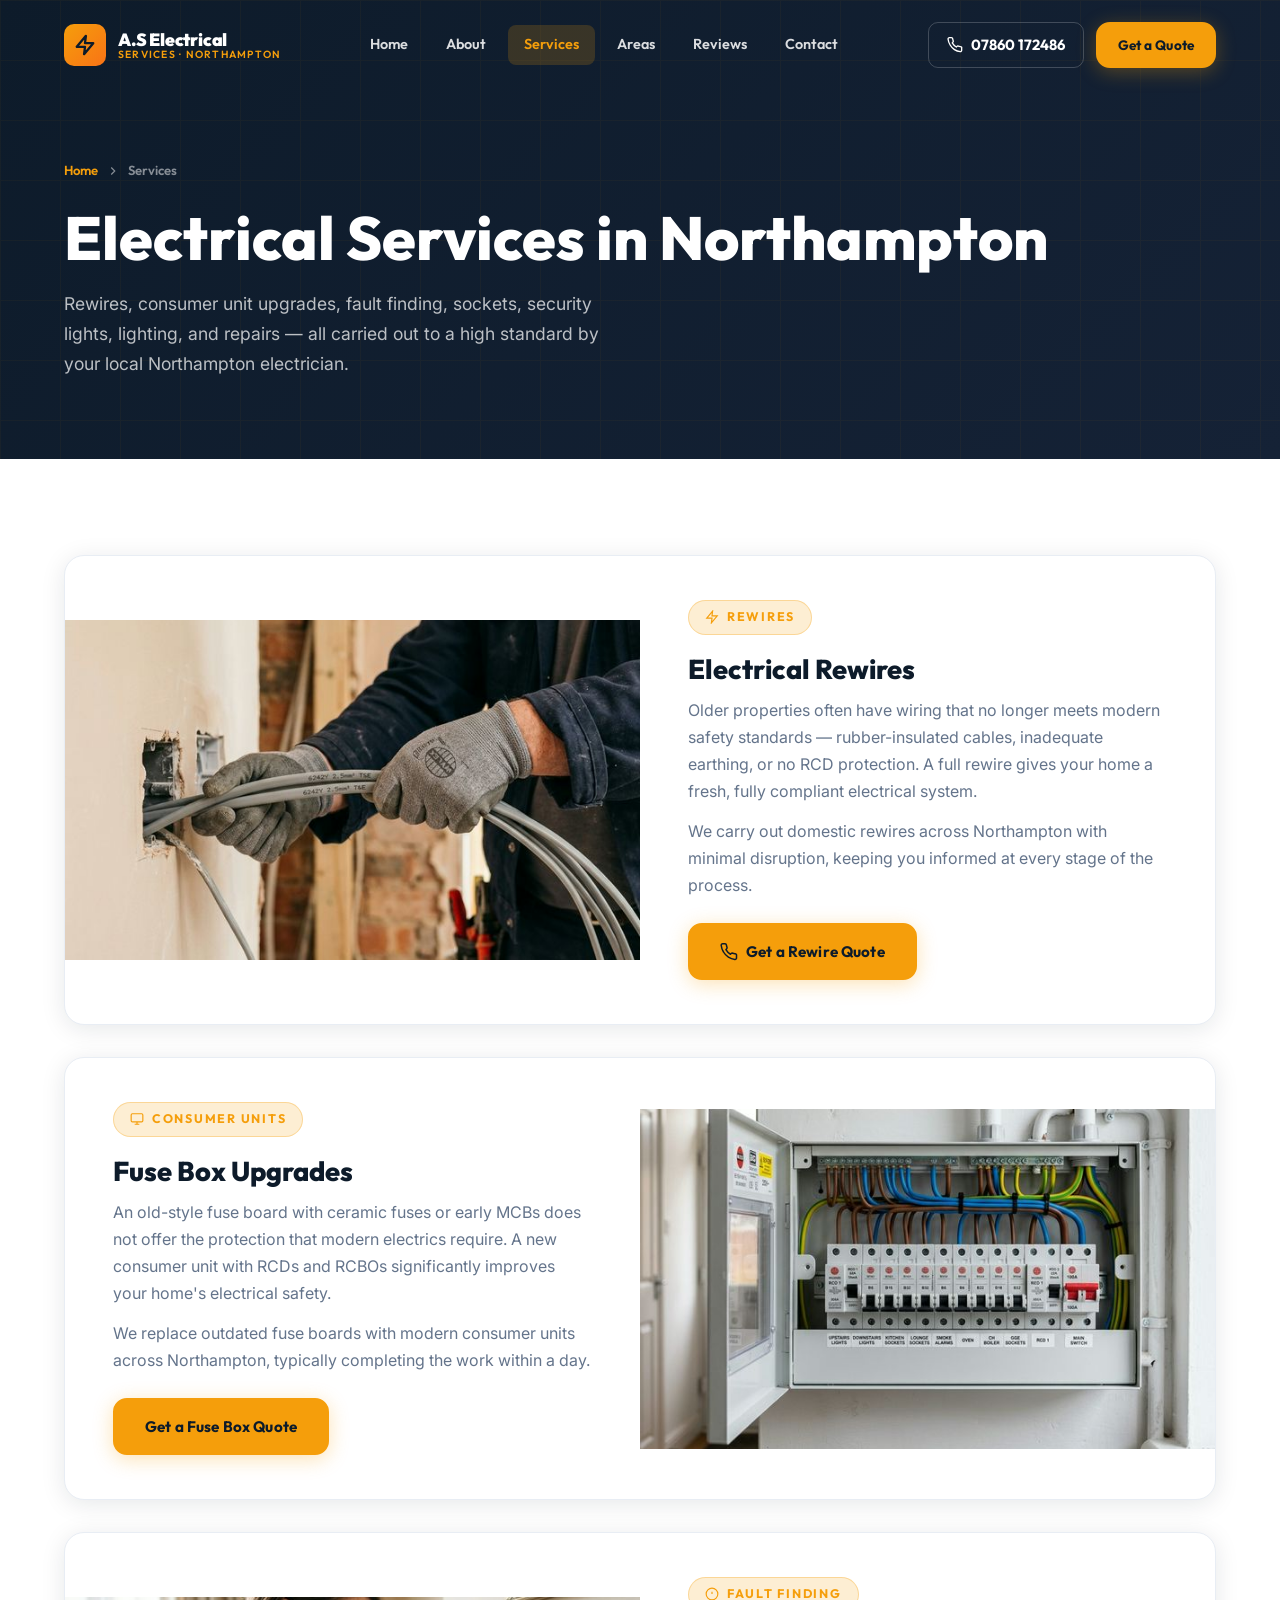
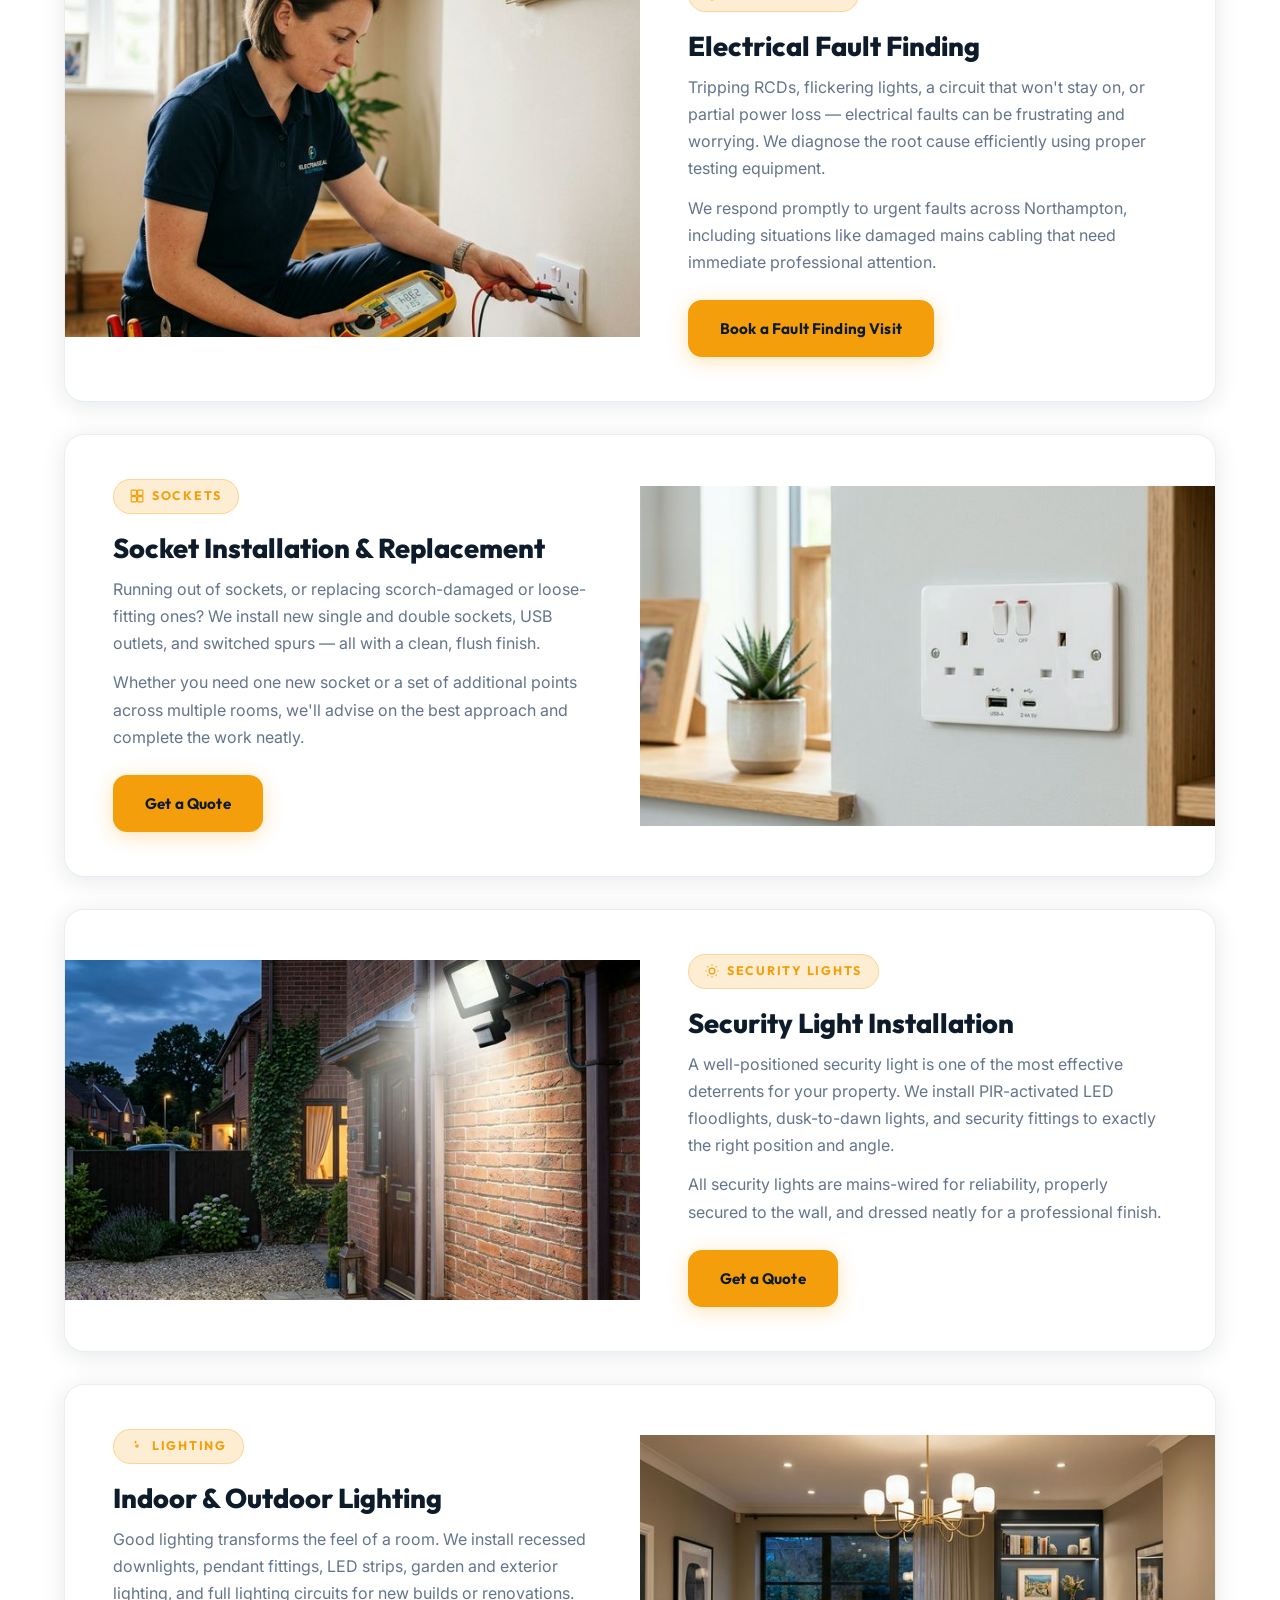
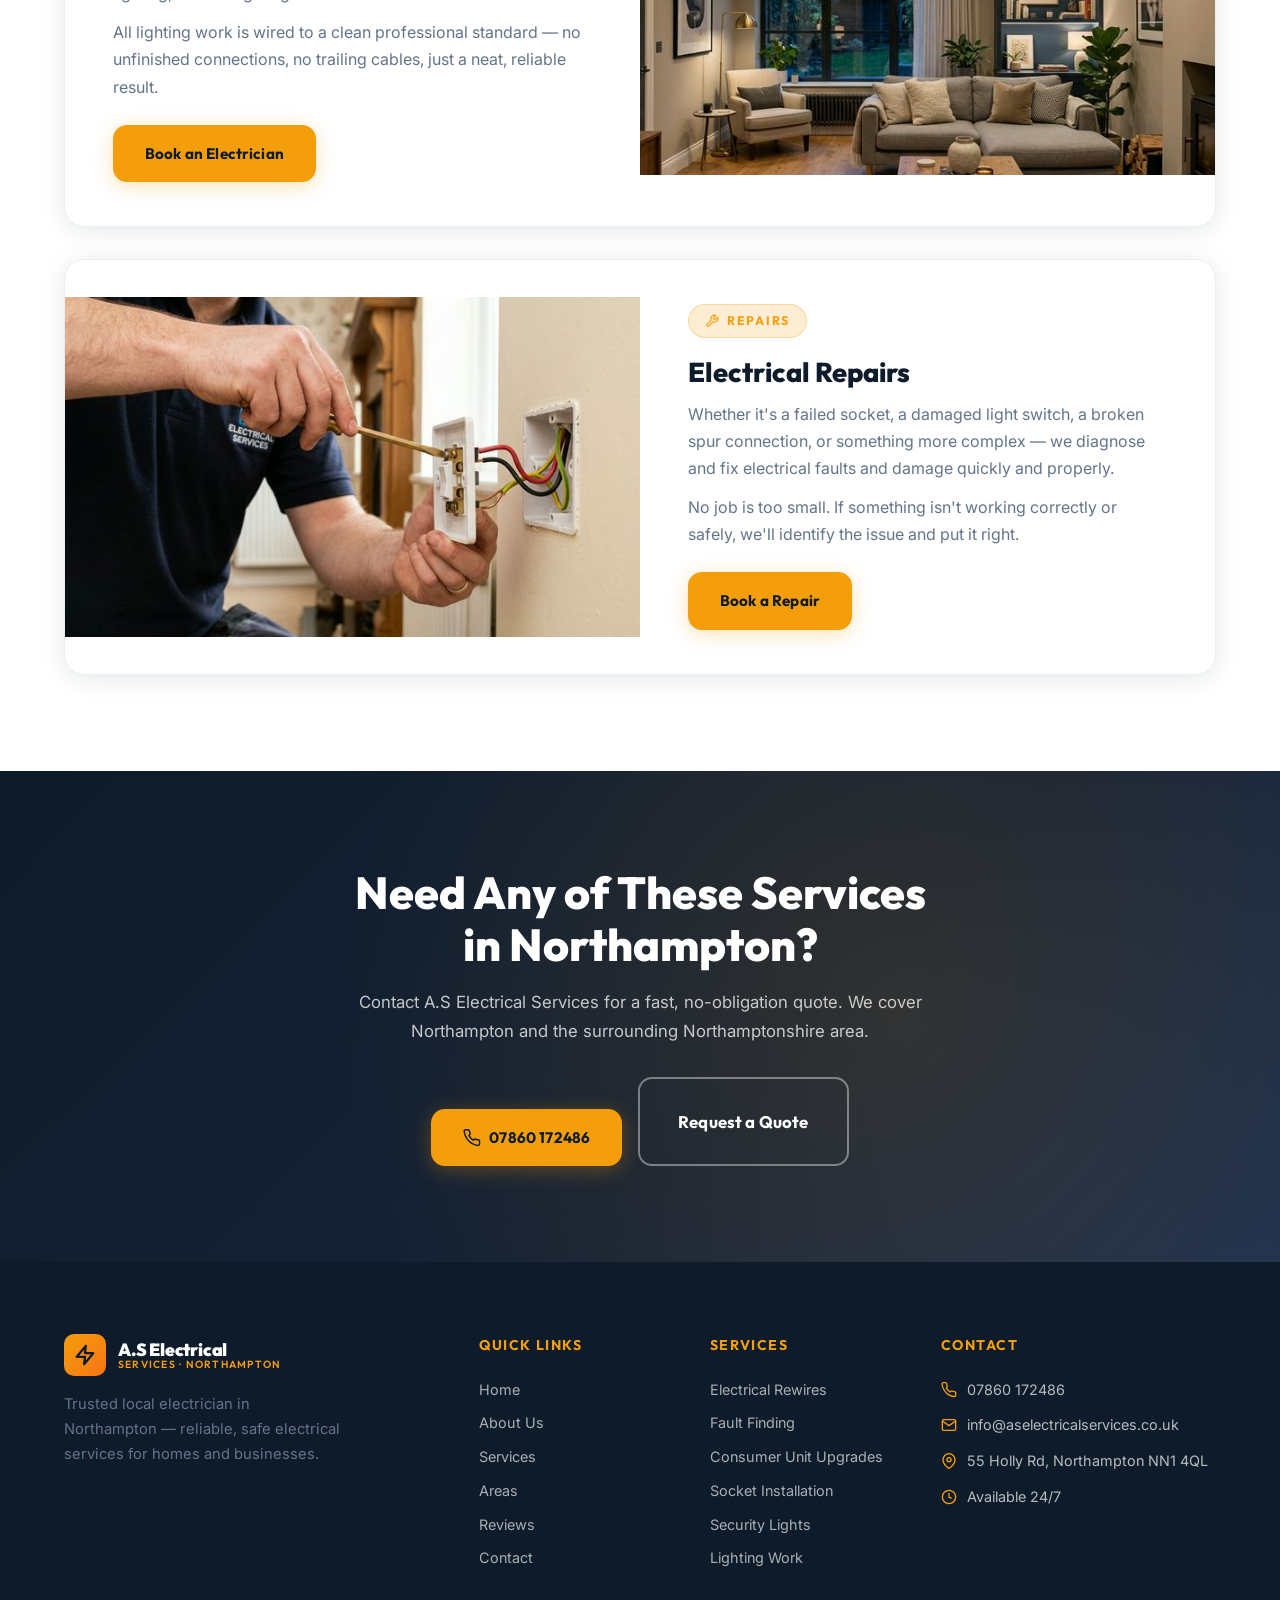
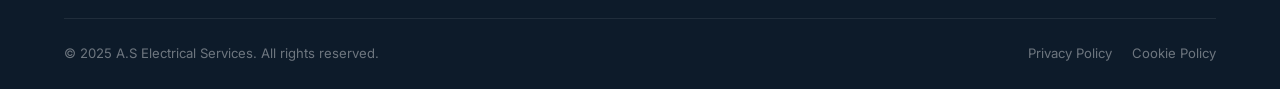
<file: services.html>
<!DOCTYPE html>
<html lang="en">
<head>
<meta charset="UTF-8">
<meta name="viewport" content="width=device-width, initial-scale=1.0">
<title>Electrical Services Northampton | A.S Electrical Services</title>
<meta name="description" content="Full range of electrical services in Northampton — rewires, fuse box upgrades, fault finding, socket installation, security lights, lighting, and repairs. Call for a fast quote.">
<link rel="preconnect" href="https://fonts.googleapis.com"><link rel="preconnect" href="https://fonts.gstatic.com" crossorigin>
<link href="https://fonts.googleapis.com/css2?family=Inter:wght@400;500;600;700;800&family=Outfit:wght@400;500;600;700;800;900&display=swap" rel="stylesheet">
<link rel="stylesheet" href="styles.css">
<style>
.service-detail-card{background:var(--white);border-radius:var(--radius-lg);border:1px solid #e8edf4;box-shadow:var(--card-shadow);overflow:hidden;transition:var(--transition);display:grid;grid-template-columns:1fr 1fr;align-items:center;}
.service-detail-card:hover{box-shadow:var(--card-shadow-hover);}
.service-detail-card.reverse{direction:rtl;}
.service-detail-card.reverse>*{direction:ltr;}
.sdcard-img{height:340px;object-fit:cover;width:100%;}
.sdcard-body{padding:44px 48px;}
.sdcard-body h2{font-size:1.7rem;margin-bottom:12px;}
@media(max-width:768px){
  .service-detail-card{grid-template-columns:1fr;}
  .service-detail-card.reverse{direction:ltr;}
  .sdcard-img{height:220px;}
  .sdcard-body{padding:28px;}
}
</style>
</head>
<body>
<header class="site-header" id="siteHeader">
  <div class="header-inner">
    <a href="index.html" class="logo"><div class="logo-icon"><svg xmlns="http://www.w3.org/2000/svg" viewBox="0 0 24 24" fill="none" stroke="currentColor" stroke-width="2.5" stroke-linecap="round" stroke-linejoin="round"><polygon points="13 2 3 14 12 14 11 22 21 10 12 10 13 2"/></svg></div><div class="logo-text"><span class="logo-main">A.S Electrical</span><span class="logo-sub">Services · Northampton</span></div></a>
    <nav class="main-nav"><a href="index.html" class="nav-link">Home</a><a href="about.html" class="nav-link">About</a><a href="services.html" class="nav-link active">Services</a><a href="areas.html" class="nav-link">Areas</a><a href="reviews.html" class="nav-link">Reviews</a><a href="contact.html" class="nav-link">Contact</a></nav>
    <div class="header-cta"><a href="tel:07860172486" class="header-phone"><svg xmlns="http://www.w3.org/2000/svg" viewBox="0 0 24 24" fill="none" stroke="currentColor" stroke-width="2" stroke-linecap="round" stroke-linejoin="round"><path d="M22 16.92v3a2 2 0 0 1-2.18 2 19.79 19.79 0 0 1-8.63-3.07A19.5 19.5 0 0 1 4.69 12 19.79 19.79 0 0 1 1.63 3.35 2 2 0 0 1 3.6 1h3a2 2 0 0 1 2 1.72c.127.96.361 1.903.7 2.81a2 2 0 0 1-.45 2.11L7.91 8.91a16 16 0 0 0 6.09 6.09l.91-.91a2 2 0 0 1 2.11-.45c.907.339 1.85.573 2.81.7A2 2 0 0 1 22 16.92z"/></svg>07860 172486</a><a href="contact.html" class="btn btn-primary btn-sm">Get a Quote</a></div>
    <button class="hamburger" id="hamburger" aria-label="Open menu"><span></span><span></span><span></span></button>
  </div>
</header>
<nav class="mobile-nav" id="mobileNav">
  <button class="mobile-close" id="mobileClose" aria-label="Close menu"><svg xmlns="http://www.w3.org/2000/svg" viewBox="0 0 24 24" fill="none" stroke="currentColor" stroke-width="2"><line x1="18" y1="6" x2="6" y2="18"/><line x1="6" y1="6" x2="18" y2="18"/></svg></button>
  <a href="index.html" class="nav-link">Home</a><a href="about.html" class="nav-link">About</a><a href="services.html" class="nav-link">Services</a><a href="areas.html" class="nav-link">Areas</a><a href="reviews.html" class="nav-link">Reviews</a><a href="contact.html" class="nav-link">Contact</a>
  <a href="tel:ADDPHONE" class="btn btn-primary mt-8"><svg xmlns="http://www.w3.org/2000/svg" viewBox="0 0 24 24" fill="none" stroke="currentColor" stroke-width="2" stroke-linecap="round" stroke-linejoin="round" style="width:18px;height:18px"><path d="M22 16.92v3a2 2 0 0 1-2.18 2 19.79 19.79 0 0 1-8.63-3.07A19.5 19.5 0 0 1 4.69 12 19.79 19.79 0 0 1 1.63 3.35 2 2 0 0 1 3.6 1h3a2 2 0 0 1 2 1.72c.127.96.361 1.903.7 2.81a2 2 0 0 1-.45 2.11L7.91 8.91a16 16 0 0 0 6.09 6.09l.91-.91a2 2 0 0 1 2.11-.45c.907.339 1.85.573 2.81.7A2 2 0 0 1 22 16.92z"/></svg>Call Now</a>
</nav>

<section class="page-hero">
  <div class="container">
    <div class="breadcrumb"><a href="index.html">Home</a><svg xmlns="http://www.w3.org/2000/svg" viewBox="0 0 24 24" fill="none" stroke="currentColor" stroke-width="2"><polyline points="9 18 15 12 9 6"/></svg>Services</div>
    <h1>Electrical Services in Northampton</h1>
    <p>Rewires, consumer unit upgrades, fault finding, sockets, security lights, lighting, and repairs — all carried out to a high standard by your local Northampton electrician.</p>
  </div>
</section>

<!-- SERVICE INTRO CARDS -->
<section class="section">
  <div class="container">
    <!-- Service 1: Rewires -->
    <div class="service-detail-card reveal" style="margin-bottom:32px;">
      <img src="service_rewire.png" alt="Electrical rewire Northampton" class="sdcard-img" loading="lazy">
      <div class="sdcard-body">
        <div class="section-label"><svg xmlns="http://www.w3.org/2000/svg" viewBox="0 0 24 24" fill="none" stroke="currentColor" stroke-width="2"><polygon points="13 2 3 14 12 14 11 22 21 10 12 10 13 2"/></svg>Rewires</div>
        <h2>Electrical Rewires</h2>
        <p style="margin-top:12px;">Older properties often have wiring that no longer meets modern safety standards — rubber-insulated cables, inadequate earthing, or no RCD protection. A full rewire gives your home a fresh, fully compliant electrical system.</p>
        <p style="margin-top:12px;">We carry out domestic rewires across Northampton with minimal disruption, keeping you informed at every stage of the process.</p>
        <a href="contact.html" class="btn btn-primary mt-6"><svg xmlns="http://www.w3.org/2000/svg" viewBox="0 0 24 24" fill="none" stroke="currentColor" stroke-width="2" stroke-linecap="round" stroke-linejoin="round"><path d="M22 16.92v3a2 2 0 0 1-2.18 2 19.79 19.79 0 0 1-8.63-3.07A19.5 19.5 0 0 1 4.69 12 19.79 19.79 0 0 1 1.63 3.35 2 2 0 0 1 3.6 1h3a2 2 0 0 1 2 1.72c.127.96.361 1.903.7 2.81a2 2 0 0 1-.45 2.11L7.91 8.91a16 16 0 0 0 6.09 6.09l.91-.91a2 2 0 0 1 2.11-.45c.907.339 1.85.573 2.81.7A2 2 0 0 1 22 16.92z"/></svg>Get a Rewire Quote</a>
      </div>
    </div>

    <!-- Service 2: Fuse Box -->
    <div class="service-detail-card reverse reveal" style="margin-bottom:32px;">
      <img src="service_fusebox.png" alt="Consumer unit upgrade fuse box Northampton" class="sdcard-img" loading="lazy">
      <div class="sdcard-body">
        <div class="section-label"><svg xmlns="http://www.w3.org/2000/svg" viewBox="0 0 24 24" fill="none" stroke="currentColor" stroke-width="2"><rect x="2" y="3" width="20" height="14" rx="2"/><line x1="8" y1="21" x2="16" y2="21"/><line x1="12" y1="17" x2="12" y2="21"/></svg>Consumer Units</div>
        <h2>Fuse Box Upgrades</h2>
        <p style="margin-top:12px;">An old-style fuse board with ceramic fuses or early MCBs does not offer the protection that modern electrics require. A new consumer unit with RCDs and RCBOs significantly improves your home's electrical safety.</p>
        <p style="margin-top:12px;">We replace outdated fuse boards with modern consumer units across Northampton, typically completing the work within a day.</p>
        <a href="contact.html" class="btn btn-primary mt-6">Get a Fuse Box Quote</a>
      </div>
    </div>

    <!-- Service 3: Fault Finding -->
    <div class="service-detail-card reveal" style="margin-bottom:32px;">
      <img src="service_faultfinding.png" alt="Electrical fault finding Northampton" class="sdcard-img" loading="lazy">
      <div class="sdcard-body">
        <div class="section-label"><svg xmlns="http://www.w3.org/2000/svg" viewBox="0 0 24 24" fill="none" stroke="currentColor" stroke-width="2"><circle cx="12" cy="12" r="10"/><line x1="12" y1="8" x2="12" y2="12"/><line x1="12" y1="16" x2="12.01" y2="16"/></svg>Fault Finding</div>
        <h2>Electrical Fault Finding</h2>
        <p style="margin-top:12px;">Tripping RCDs, flickering lights, a circuit that won't stay on, or partial power loss — electrical faults can be frustrating and worrying. We diagnose the root cause efficiently using proper testing equipment.</p>
        <p style="margin-top:12px;">We respond promptly to urgent faults across Northampton, including situations like damaged mains cabling that need immediate professional attention.</p>
        <a href="contact.html" class="btn btn-primary mt-6">Book a Fault Finding Visit</a>
      </div>
    </div>

    <!-- Service 4: Sockets -->
    <div class="service-detail-card reverse reveal" style="margin-bottom:32px;">
      <img src="service_sockets.png" alt="Socket installation Northampton" class="sdcard-img" loading="lazy">
      <div class="sdcard-body">
        <div class="section-label"><svg xmlns="http://www.w3.org/2000/svg" viewBox="0 0 24 24" fill="none" stroke="currentColor" stroke-width="2"><rect x="2" y="2" width="9" height="9" rx="1"/><rect x="13" y="2" width="9" height="9" rx="1"/><rect x="2" y="13" width="9" height="9" rx="1"/><rect x="13" y="13" width="9" height="9" rx="1"/></svg>Sockets</div>
        <h2>Socket Installation &amp; Replacement</h2>
        <p style="margin-top:12px;">Running out of sockets, or replacing scorch-damaged or loose-fitting ones? We install new single and double sockets, USB outlets, and switched spurs — all with a clean, flush finish.</p>
        <p style="margin-top:12px;">Whether you need one new socket or a set of additional points across multiple rooms, we'll advise on the best approach and complete the work neatly.</p>
        <a href="contact.html" class="btn btn-primary mt-6">Get a Quote</a>
      </div>
    </div>

    <!-- Service 5: Security Lights -->
    <div class="service-detail-card reveal" style="margin-bottom:32px;">
      <img src="service_security_lights.png" alt="Security light installation Northampton" class="sdcard-img" loading="lazy">
      <div class="sdcard-body">
        <div class="section-label"><svg xmlns="http://www.w3.org/2000/svg" viewBox="0 0 24 24" fill="none" stroke="currentColor" stroke-width="2"><circle cx="12" cy="12" r="5"/><line x1="12" y1="1" x2="12" y2="3"/><line x1="12" y1="21" x2="12" y2="23"/><line x1="4.22" y1="4.22" x2="5.64" y2="5.64"/><line x1="18.36" y1="18.36" x2="19.78" y2="19.78"/><line x1="1" y1="12" x2="3" y2="12"/><line x1="21" y1="12" x2="23" y2="12"/><line x1="4.22" y1="19.78" x2="5.64" y2="18.36"/><line x1="18.36" y1="5.64" x2="19.78" y2="4.22"/></svg>Security Lights</div>
        <h2>Security Light Installation</h2>
        <p style="margin-top:12px;">A well-positioned security light is one of the most effective deterrents for your property. We install PIR-activated LED floodlights, dusk-to-dawn lights, and security fittings to exactly the right position and angle.</p>
        <p style="margin-top:12px;">All security lights are mains-wired for reliability, properly secured to the wall, and dressed neatly for a professional finish.</p>
        <a href="contact.html" class="btn btn-primary mt-6">Get a Quote</a>
      </div>
    </div>

    <!-- Service 6: Lighting -->
    <div class="service-detail-card reverse reveal" style="margin-bottom:32px;">
      <img src="service_lighting.png" alt="Lighting installation Northampton" class="sdcard-img" loading="lazy">
      <div class="sdcard-body">
        <div class="section-label"><svg xmlns="http://www.w3.org/2000/svg" viewBox="0 0 24 24" fill="none" stroke="currentColor" stroke-width="2"><path d="M9 4.5a.5.5 0 0 1 1 0V6a.5.5 0 0 1-1 0V4.5z"/><circle cx="12" cy="12" r="2"/></svg>Lighting</div>
        <h2>Indoor &amp; Outdoor Lighting</h2>
        <p style="margin-top:12px;">Good lighting transforms the feel of a room. We install recessed downlights, pendant fittings, LED strips, garden and exterior lighting, and full lighting circuits for new builds or renovations.</p>
        <p style="margin-top:12px;">All lighting work is wired to a clean professional standard — no unfinished connections, no trailing cables, just a neat, reliable result.</p>
        <a href="contact.html" class="btn btn-primary mt-6">Book an Electrician</a>
      </div>
    </div>

    <!-- Service 7: Repairs -->
    <div class="service-detail-card reveal">
      <img src="service_repairs.png" alt="Electrical repairs Northampton" class="sdcard-img" loading="lazy">
      <div class="sdcard-body">
        <div class="section-label"><svg xmlns="http://www.w3.org/2000/svg" viewBox="0 0 24 24" fill="none" stroke="currentColor" stroke-width="2"><path d="M14.7 6.3a1 1 0 0 0 0 1.4l1.6 1.6a1 1 0 0 0 1.4 0l3.77-3.77a6 6 0 0 1-7.94 7.94l-6.91 6.91a2.12 2.12 0 0 1-3-3l6.91-6.91a6 6 0 0 1 7.94-7.94l-3.76 3.76z"/></svg>Repairs</div>
        <h2>Electrical Repairs</h2>
        <p style="margin-top:12px;">Whether it's a failed socket, a damaged light switch, a broken spur connection, or something more complex — we diagnose and fix electrical faults and damage quickly and properly.</p>
        <p style="margin-top:12px;">No job is too small. If something isn't working correctly or safely, we'll identify the issue and put it right.</p>
        <a href="contact.html" class="btn btn-primary mt-6">Book a Repair</a>
      </div>
    </div>
  </div>
</section>

<!-- CTA -->
<section class="section cta-banner">
  <div class="container">
    <div style="max-width:640px;margin:0 auto;text-align:center;" class="reveal">
      <h2>Need Any of These Services<br>in Northampton?</h2>
      <p class="mt-4">Contact A.S Electrical Services for a fast, no-obligation quote. We cover Northampton and the surrounding Northamptonshire area.</p>
      <div class="flex gap-4 flex-wrap mt-8" style="justify-content:center;">
        <a href="tel:07860172486" class="btn btn-primary mt-8"><svg xmlns="http://www.w3.org/2000/svg" viewBox="0 0 24 24" fill="none" stroke="currentColor" stroke-width="2" stroke-linecap="round" stroke-linejoin="round"><path d="M22 16.92v3a2 2 0 0 1-2.18 2 19.79 19.79 0 0 1-8.63-3.07A19.5 19.5 0 0 1 4.69 12 19.79 19.79 0 0 1 1.63 3.35 2 2 0 0 1 3.6 1h3a2 2 0 0 1 2 1.72c.127.96.361 1.903.7 2.81a2 2 0 0 1-.45 2.11L7.91 8.91a16 16 0 0 0 6.09 6.09l.91-.91a2 2 0 0 1 2.11-.45c.907.339 1.85.573 2.81.7A2 2 0 0 1 22 16.92z"/></svg>07860 172486</a>
        <a href="contact.html" class="btn btn-secondary btn-lg">Request a Quote</a>
      </div>
    </div>
  </div>
</section>

<footer class="site-footer">
  <div class="footer-top"><div class="container"><div class="footer-grid">
    <div class="footer-brand"><a href="index.html" class="logo"><div class="logo-icon"><svg xmlns="http://www.w3.org/2000/svg" viewBox="0 0 24 24" fill="none" stroke="currentColor" stroke-width="2.5" stroke-linecap="round" stroke-linejoin="round"><polygon points="13 2 3 14 12 14 11 22 21 10 12 10 13 2"/></svg></div><div class="logo-text"><span class="logo-main">A.S Electrical</span><span class="logo-sub">Services · Northampton</span></div></a><p>Trusted local electrician in Northampton — reliable, safe electrical services for homes and businesses.</p></div>
    <div><div class="footer-heading">Quick Links</div><div class="footer-links"><a href="index.html">Home</a><a href="about.html">About Us</a><a href="services.html">Services</a><a href="areas.html">Areas</a><a href="reviews.html">Reviews</a><a href="contact.html">Contact</a></div></div>
    <div><div class="footer-heading">Services</div><div class="footer-links"><a href="services.html">Electrical Rewires</a><a href="services.html">Fault Finding</a><a href="services.html">Consumer Unit Upgrades</a><a href="services.html">Socket Installation</a><a href="services.html">Security Lights</a><a href="services.html">Lighting Work</a></div></div>
    <div><div class="footer-heading">Contact</div><div class="footer-contact-item"><svg xmlns="http://www.w3.org/2000/svg" viewBox="0 0 24 24" fill="none" stroke="currentColor" stroke-width="2" stroke-linecap="round" stroke-linejoin="round"><path d="M22 16.92v3a2 2 0 0 1-2.18 2 19.79 19.79 0 0 1-8.63-3.07A19.5 19.5 0 0 1 4.69 12 19.79 19.79 0 0 1 1.63 3.35 2 2 0 0 1 3.6 1h3a2 2 0 0 1 2 1.72c.127.96.361 1.903.7 2.81a2 2 0 0 1-.45 2.11L7.91 8.91a16 16 0 0 0 6.09 6.09l.91-.91a2 2 0 0 1 2.11-.45c.907.339 1.85.573 2.81.7A2 2 0 0 1 22 16.92z"/></svg><a href="tel:07860172486">07860 172486</a></div><div class="footer-contact-item"><svg xmlns="http://www.w3.org/2000/svg" viewBox="0 0 24 24" fill="none" stroke="currentColor" stroke-width="2"><path d="M4 4h16c1.1 0 2 .9 2 2v12c0 1.1-.9 2-2 2H4c-1.1 0-2-.9-2-2V6c0-1.1.9-2 2-2z"/><polyline points="22,6 12,13 2,6"/></svg><a href="mailto:info@aselectricalservices.co.uk">info@aselectricalservices.co.uk</a></div><div class="footer-contact-item"><svg xmlns="http://www.w3.org/2000/svg" viewBox="0 0 24 24" fill="none" stroke="currentColor" stroke-width="2"><path d="M21 10c0 7-9 13-9 13s-9-6-9-13a9 9 0 0 1 18 0z"/><circle cx="12" cy="10" r="3"/></svg>55 Holly Rd, Northampton NN1 4QL</div><div class="footer-contact-item"><svg xmlns="http://www.w3.org/2000/svg" viewBox="0 0 24 24" fill="none" stroke="currentColor" stroke-width="2"><circle cx="12" cy="12" r="10"/><polyline points="12 6 12 12 16 14"/></svg>Available 24/7</div></div>
  </div></div></div>
  <div class="container"><div class="footer-bottom"><span>&copy; 2025 A.S Electrical Services. All rights reserved.</span><div class="footer-bottom-links"><a href="#">Privacy Policy</a><a href="#">Cookie Policy</a></div></div></div>
</footer>
<a href="tel:07860172486" class="mobile-call-btn"><svg xmlns="http://www.w3.org/2000/svg" viewBox="0 0 24 24" fill="none" stroke="currentColor" stroke-width="2.5" stroke-linecap="round" stroke-linejoin="round"><path d="M22 16.92v3a2 2 0 0 1-2.18 2 19.79 19.79 0 0 1-8.63-3.07A19.5 19.5 0 0 1 4.69 12 19.79 19.79 0 0 1 1.63 3.35 2 2 0 0 1 3.6 1h3a2 2 0 0 1 2 1.72c.127.96.361 1.903.7 2.81a2 2 0 0 1-.45 2.11L7.91 8.91a16 16 0 0 0 6.09 6.09l.91-.91a2 2 0 0 1 2.11-.45c.907.339 1.85.573 2.81.7A2 2 0 0 1 22 16.92z"/></svg>07860 172486 — A.S Electrical</a>
<script>
const header=document.getElementById('siteHeader');
window.addEventListener('scroll',()=>header.classList.toggle('scrolled',window.scrollY>40));
document.getElementById('hamburger').addEventListener('click',()=>document.getElementById('mobileNav').classList.add('open'));
document.getElementById('mobileClose').addEventListener('click',()=>document.getElementById('mobileNav').classList.remove('open'));
const reveals=document.querySelectorAll('.reveal,.reveal-left,.reveal-right');
const obs=new IntersectionObserver(entries=>entries.forEach(e=>{if(e.isIntersecting)e.target.classList.add('revealed');}),{threshold:0.1});
reveals.forEach(el=>obs.observe(el));
</script>
</body>
</html>
</file>
<file: styles.css>
/* =========================================================
   A.S Electrical Services — Global Design System
   ========================================================= */

/* --- Google Fonts --- */
@import url('https://fonts.googleapis.com/css2?family=Inter:wght@300;400;500;600;700;800;900&family=Outfit:wght@400;500;600;700;800;900&display=swap');

/* --- CSS Variables / Design Tokens --- */
:root {
  --navy: #0d1b2a;
  --navy-mid: #152236;
  --navy-light: #1e3251;
  --charcoal: #1c1c2e;
  --amber: #f59e0b;
  --amber-light: #fbbf24;
  --amber-glow: rgba(245,158,11,0.18);
  --teal: #0ea5e9;
  --teal-light: #38bdf8;
  --white: #ffffff;
  --off-white: #f8fafc;
  --light-gray: #f1f5f9;
  --mid-gray: #94a3b8;
  --text-dark: #0f172a;
  --text-muted: #64748b;
  --border: rgba(255,255,255,0.08);
  --card-shadow: 0 4px 24px rgba(13,27,42,0.10);
  --card-shadow-hover: 0 12px 40px rgba(13,27,42,0.18);
  --radius: 14px;
  --radius-lg: 20px;
  --font-heading: 'Outfit', sans-serif;
  --font-body: 'Inter', sans-serif;
  --transition: 0.3s cubic-bezier(0.4,0,0.2,1);
}

/* --- Reset --- */
*, *::before, *::after { box-sizing: border-box; margin: 0; padding: 0; }
html { scroll-behavior: smooth; font-size: 16px; }
body {
  font-family: var(--font-body);
  color: var(--text-dark);
  background: var(--white);
  line-height: 1.65;
  overflow-x: hidden;
}
img { max-width: 100%; height: auto; display: block; }
a { color: inherit; text-decoration: none; }
ul { list-style: none; }

/* --- Typography --- */
h1, h2, h3, h4, h5, h6 {
  font-family: var(--font-heading);
  font-weight: 800;
  line-height: 1.18;
  color: var(--navy);
}
h1 { font-size: clamp(2.2rem, 5vw, 3.8rem); }
h2 { font-size: clamp(1.8rem, 3.5vw, 2.8rem); }
h3 { font-size: clamp(1.2rem, 2vw, 1.6rem); }
h4 { font-size: 1.1rem; font-weight: 700; }
p { color: var(--text-muted); font-size: 1rem; line-height: 1.7; }
.text-white p, .text-white h1, .text-white h2, .text-white h3 { color: var(--white); }
.text-white p { color: rgba(255,255,255,0.78); }

/* --- Layout --- */
.container { max-width: 1200px; margin: 0 auto; padding: 0 24px; }
.section { padding: 96px 0; }
.section-sm { padding: 64px 0; }
.section-dark { background: var(--navy); color: var(--white); }
.section-dark h2, .section-dark h3, .section-dark h4 { color: var(--white); }
.section-dark p { color: rgba(255,255,255,0.75); }
.section-gray { background: var(--light-gray); }
.section-mid { background: var(--navy-mid); }
.section-charcoal { background: var(--charcoal); }

/* --- Section Labels --- */
.section-label {
  display: inline-flex;
  align-items: center;
  gap: 8px;
  font-family: var(--font-heading);
  font-size: 0.78rem;
  font-weight: 700;
  letter-spacing: 0.14em;
  text-transform: uppercase;
  color: var(--amber);
  background: var(--amber-glow);
  border: 1px solid rgba(245,158,11,0.30);
  padding: 6px 16px;
  border-radius: 100px;
  margin-bottom: 18px;
}
.section-label svg { width: 14px; height: 14px; flex-shrink: 0; }

/* --- Buttons --- */
.btn {
  display: inline-flex;
  align-items: center;
  justify-content: center;
  gap: 8px;
  font-family: var(--font-heading);
  font-weight: 700;
  font-size: 0.95rem;
  padding: 14px 30px;
  border-radius: var(--radius);
  border: 2px solid transparent;
  cursor: pointer;
  transition: var(--transition);
  text-decoration: none;
  white-space: nowrap;
  letter-spacing: 0.01em;
}
.btn-primary {
  background: var(--amber);
  color: var(--navy);
  border-color: var(--amber);
  box-shadow: 0 4px 20px rgba(245,158,11,0.30);
}
.btn-primary:hover {
  background: var(--amber-light);
  border-color: var(--amber-light);
  box-shadow: 0 6px 32px rgba(245,158,11,0.50);
  transform: translateY(-2px);
}
.btn-secondary {
  background: transparent;
  color: var(--white);
  border-color: rgba(255,255,255,0.40);
}
.btn-secondary:hover {
  background: rgba(255,255,255,0.10);
  border-color: var(--white);
  transform: translateY(-2px);
}
.btn-outline {
  background: transparent;
  color: var(--navy);
  border-color: var(--navy);
}
.btn-outline:hover {
  background: var(--navy);
  color: var(--white);
  transform: translateY(-2px);
}
.btn-teal {
  background: var(--teal);
  color: var(--white);
  border-color: var(--teal);
  box-shadow: 0 4px 20px rgba(14,165,233,0.28);
}
.btn-teal:hover {
  background: var(--teal-light);
  border-color: var(--teal-light);
  box-shadow: 0 6px 32px rgba(14,165,233,0.45);
  transform: translateY(-2px);
}
.btn-lg { padding: 18px 38px; font-size: 1.05rem; }
.btn-sm { padding: 10px 20px; font-size: 0.85rem; }
.btn svg { width: 18px; height: 18px; flex-shrink: 0; }

/* --- Cards --- */
.card {
  background: var(--white);
  border-radius: var(--radius-lg);
  border: 1px solid var(--light-gray);
  box-shadow: var(--card-shadow);
  transition: var(--transition);
  overflow: hidden;
}
.card:hover {
  box-shadow: var(--card-shadow-hover);
  transform: translateY(-6px);
}
.card-dark {
  background: var(--navy-light);
  border-color: rgba(255,255,255,0.07);
}
.card-body { padding: 36px; }
.card-body-sm { padding: 28px; }

/* --- Grid Layouts --- */
.grid-2 { display: grid; grid-template-columns: repeat(2, 1fr); gap: 32px; }
.grid-3 { display: grid; grid-template-columns: repeat(3, 1fr); gap: 32px; }
.grid-4 { display: grid; grid-template-columns: repeat(4, 1fr); gap: 28px; }
.grid-auto { display: grid; grid-template-columns: repeat(auto-fit, minmax(280px, 1fr)); gap: 32px; }

/* --- Flex utilities --- */
.flex { display: flex; }
.flex-center { display: flex; align-items: center; justify-content: center; }
.flex-between { display: flex; align-items: center; justify-content: space-between; }
.flex-col { flex-direction: column; }
.gap-2 { gap: 8px; }
.gap-3 { gap: 12px; }
.gap-4 { gap: 16px; }
.gap-6 { gap: 24px; }
.gap-8 { gap: 32px; }
.flex-wrap { flex-wrap: wrap; }

/* --- Icon Badges --- */
.icon-badge {
  width: 56px;
  height: 56px;
  border-radius: 14px;
  display: flex;
  align-items: center;
  justify-content: center;
  flex-shrink: 0;
}
.icon-badge-amber { background: var(--amber-glow); color: var(--amber); }
.icon-badge-teal { background: rgba(14,165,233,0.12); color: var(--teal); }
.icon-badge-navy { background: var(--navy); color: var(--white); }
.icon-badge svg { width: 26px; height: 26px; }

/* --- Star Rating --- */
.stars { display: flex; gap: 3px; }
.stars svg { width: 16px; height: 16px; fill: var(--amber); color: var(--amber); }

/* =========================================================
   HEADER / NAV
   ========================================================= */
.site-header {
  position: fixed;
  top: 0;
  left: 0;
  right: 0;
  z-index: 1000;
  padding: 0;
  transition: background 0.35s ease, box-shadow 0.35s ease, padding 0.35s ease;
}
.site-header.scrolled {
  background: var(--navy);
  box-shadow: 0 4px 32px rgba(0,0,0,0.22);
}
.site-header:not(.scrolled) {
  background: transparent;
}
.header-inner {
  display: flex;
  align-items: center;
  justify-content: space-between;
  gap: 32px;
  padding: 22px 24px;
  max-width: 1200px;
  margin: 0 auto;
  transition: padding 0.35s ease;
}
.site-header.scrolled .header-inner { padding: 14px 24px; }
.logo {
  display: flex;
  align-items: center;
  gap: 12px;
  font-family: var(--font-heading);
  font-weight: 900;
  font-size: 1.3rem;
  color: var(--white);
  letter-spacing: -0.01em;
}
.logo-icon {
  width: 42px;
  height: 42px;
  background: linear-gradient(135deg, var(--amber) 0%, #f97316 100%);
  border-radius: 10px;
  display: flex;
  align-items: center;
  justify-content: center;
  flex-shrink: 0;
}
.logo-icon svg { width: 22px; height: 22px; color: var(--navy); }
.logo-text { display: flex; flex-direction: column; line-height: 1.1; }
.logo-main { color: var(--white); font-size: 1.1rem; }
.logo-sub { color: var(--amber); font-size: 0.65rem; letter-spacing: 0.12em; font-weight: 600; text-transform: uppercase; }
.main-nav { display: flex; align-items: center; gap: 6px; }
.nav-link {
  font-family: var(--font-heading);
  font-weight: 600;
  font-size: 0.9rem;
  color: rgba(255,255,255,0.85);
  padding: 8px 16px;
  border-radius: 8px;
  transition: var(--transition);
}
.nav-link:hover, .nav-link.active { color: var(--amber); background: var(--amber-glow); }
.header-cta { display: flex; align-items: center; gap: 12px; }
.header-phone {
  display: flex;
  align-items: center;
  gap: 8px;
  font-family: var(--font-heading);
  font-weight: 700;
  font-size: 0.92rem;
  color: var(--white);
  padding: 10px 18px;
  border-radius: 10px;
  border: 1.5px solid rgba(255,255,255,0.20);
  transition: var(--transition);
}
.header-phone:hover { border-color: var(--amber); color: var(--amber); }
.header-phone svg { width: 16px; height: 16px; }
.hamburger {
  display: none;
  flex-direction: column;
  gap: 5px;
  cursor: pointer;
  padding: 8px;
  border: none;
  background: none;
}
.hamburger span {
  display: block;
  width: 24px;
  height: 2px;
  background: var(--white);
  border-radius: 2px;
  transition: var(--transition);
}
.mobile-nav {
  display: none;
  position: fixed;
  top: 0;
  left: 0;
  right: 0;
  bottom: 0;
  background: var(--navy);
  z-index: 999;
  flex-direction: column;
  padding: 100px 32px 40px;
  gap: 8px;
  opacity: 0;
  transform: translateX(100%);
  transition: opacity 0.35s ease, transform 0.35s ease;
}
.mobile-nav.open {
  display: flex;
  opacity: 1;
  transform: translateX(0);
}
.mobile-nav .nav-link { font-size: 1.4rem; padding: 14px 0; border-bottom: 1px solid var(--border); }
.mobile-close {
  position: absolute;
  top: 20px;
  right: 20px;
  background: none;
  border: none;
  color: var(--white);
  cursor: pointer;
  padding: 8px;
}
.mobile-close svg { width: 28px; height: 28px; }

/* =========================================================
   HERO
   ========================================================= */
.hero {
  position: relative;
  min-height: 100vh;
  display: flex;
  align-items: center;
  overflow: hidden;
  background: linear-gradient(135deg, var(--navy) 0%, var(--navy-mid) 55%, var(--navy-light) 100%);
}
.hero-bg-img {
  position: absolute;
  inset: 0;
  object-fit: cover;
  width: 100%;
  height: 100%;
  opacity: 0.22;
}
.hero-overlay {
  position: absolute;
  inset: 0;
  background: linear-gradient(105deg, rgba(13,27,42,0.97) 38%, rgba(13,27,42,0.55) 100%);
}
.hero-circuit {
  position: absolute;
  inset: 0;
  opacity: 0.06;
  background-image:
    linear-gradient(var(--amber) 1px, transparent 1px),
    linear-gradient(90deg, var(--amber) 1px, transparent 1px);
  background-size: 60px 60px;
  animation: circuitDrift 18s linear infinite;
}
@keyframes circuitDrift { from { background-position: 0 0; } to { background-position: 60px 60px; } }
.hero-content {
  position: relative;
  z-index: 2;
  padding: 140px 0 100px;
  width: 100%;
}
.hero-inner { display: grid; grid-template-columns: 1fr 480px; gap: 64px; align-items: center; }
.hero-badge {
  display: inline-flex;
  align-items: center;
  gap: 8px;
  background: var(--amber-glow);
  border: 1.5px solid rgba(245,158,11,0.40);
  color: var(--amber);
  font-family: var(--font-heading);
  font-weight: 700;
  font-size: 0.78rem;
  letter-spacing: 0.14em;
  text-transform: uppercase;
  padding: 7px 18px;
  border-radius: 100px;
  margin-bottom: 24px;
}
.hero-badge .dot {
  width: 7px; height: 7px;
  background: var(--amber);
  border-radius: 50%;
  animation: pulse 2s infinite;
}
@keyframes pulse {
  0%, 100% { opacity: 1; transform: scale(1); }
  50% { opacity: 0.5; transform: scale(0.8); }
}
.hero-headline {
  font-size: clamp(2.6rem, 5.5vw, 4.2rem);
  font-weight: 900;
  color: var(--white);
  line-height: 1.08;
  margin-bottom: 22px;
  letter-spacing: -0.02em;
}
.hero-headline .highlight { color: var(--amber); }
.hero-sub {
  color: rgba(255,255,255,0.75);
  font-size: 1.15rem;
  max-width: 520px;
  margin-bottom: 38px;
  line-height: 1.7;
}
.hero-actions { display: flex; gap: 16px; flex-wrap: wrap; margin-bottom: 52px; }
.hero-trust-row {
  display: flex;
  flex-wrap: wrap;
  gap: 12px;
}
.trust-badge {
  display: inline-flex;
  align-items: center;
  gap: 8px;
  background: rgba(255,255,255,0.06);
  border: 1px solid rgba(255,255,255,0.12);
  color: rgba(255,255,255,0.85);
  font-family: var(--font-heading);
  font-weight: 600;
  font-size: 0.8rem;
  padding: 8px 16px;
  border-radius: 8px;
  backdrop-filter: blur(8px);
}
.trust-badge svg { width: 14px; height: 14px; color: var(--amber); flex-shrink: 0; }
.hero-card {
  background: rgba(255,255,255,0.04);
  border: 1px solid rgba(255,255,255,0.10);
  border-radius: var(--radius-lg);
  backdrop-filter: blur(20px);
  padding: 40px 36px;
  box-shadow: 0 24px 64px rgba(0,0,0,0.30);
}
.hero-card-title {
  font-family: var(--font-heading);
  font-size: 1.35rem;
  font-weight: 800;
  color: var(--white);
  margin-bottom: 24px;
}
.hero-card-form { display: flex; flex-direction: column; gap: 14px; }
.form-group { display: flex; flex-direction: column; gap: 6px; }
.form-group label {
  font-family: var(--font-heading);
  font-size: 0.8rem;
  font-weight: 600;
  color: var(--amber);
  letter-spacing: 0.05em;
  text-transform: uppercase;
}
.form-control {
  background: rgba(255,255,255,0.07);
  border: 1.5px solid rgba(255,255,255,0.12);
  border-radius: 10px;
  color: var(--white);
  font-family: var(--font-body);
  font-size: 0.95rem;
  padding: 12px 16px;
  transition: var(--transition);
  width: 100%;
  outline: none;
}
.form-control::placeholder { color: rgba(255,255,255,0.35); }
.form-control:focus { border-color: var(--amber); background: rgba(245,158,11,0.06); }
select.form-control { cursor: pointer; }
select.form-control option { background: var(--navy); color: var(--white); }
textarea.form-control { resize: vertical; min-height: 90px; }

/* Light form (contact page) */
.form-control-light {
  background: var(--white);
  border: 1.5px solid #e2e8f0;
  border-radius: 10px;
  color: var(--text-dark);
  font-family: var(--font-body);
  font-size: 0.95rem;
  padding: 13px 16px;
  transition: var(--transition);
  width: 100%;
  outline: none;
}
.form-control-light:focus { border-color: var(--amber); box-shadow: 0 0 0 3px var(--amber-glow); }
.form-label-light {
  font-family: var(--font-heading);
  font-size: 0.82rem;
  font-weight: 600;
  color: var(--amber);
  letter-spacing: 0.04em;
  margin-bottom: 6px;
  display: block;
}
select.form-control-light option { color: var(--text-dark); }

/* =========================================================
   STATS BAR
   ========================================================= */
.stats-bar {
  background: var(--amber);
  padding: 28px 0;
}
.stats-inner {
  display: grid;
  grid-template-columns: repeat(4, 1fr);
  gap: 0;
}
.stat-item {
  display: flex;
  flex-direction: column;
  align-items: center;
  text-align: center;
  gap: 4px;
  padding: 8px 20px;
  border-right: 1px solid rgba(13,27,42,0.15);
}
.stat-item:last-child { border-right: none; }
.stat-number {
  font-family: var(--font-heading);
  font-size: 2rem;
  font-weight: 900;
  color: var(--navy);
  line-height: 1;
}
.stat-label {
  font-family: var(--font-heading);
  font-size: 0.78rem;
  font-weight: 600;
  color: rgba(13,27,42,0.70);
  letter-spacing: 0.06em;
  text-transform: uppercase;
}

/* =========================================================
   WHY CHOOSE US / TRUST CARDS
   ========================================================= */
.trust-card {
  background: var(--white);
  border-radius: var(--radius-lg);
  border: 1px solid #e8edf4;
  padding: 34px 30px;
  box-shadow: var(--card-shadow);
  transition: var(--transition);
  position: relative;
  overflow: hidden;
}
.trust-card::before {
  content: '';
  position: absolute;
  top: 0; left: 0; right: 0;
  height: 3px;
  background: linear-gradient(90deg, var(--amber), var(--teal));
  transform: scaleX(0);
  transition: transform 0.4s ease;
}
.trust-card:hover::before { transform: scaleX(1); }
.trust-card:hover {
  box-shadow: var(--card-shadow-hover);
  transform: translateY(-6px);
}
.trust-card:hover .icon-badge-amber { background: var(--amber); color: var(--navy); }
.trust-card h4 { margin: 16px 0 10px; font-size: 1.05rem; }

/* =========================================================
   SERVICES
   ========================================================= */
.service-card {
  background: var(--white);
  border-radius: var(--radius-lg);
  border: 1px solid #e8edf4;
  box-shadow: var(--card-shadow);
  overflow: hidden;
  transition: var(--transition);
  display: flex;
  flex-direction: column;
}
.service-card:hover {
  box-shadow: var(--card-shadow-hover);
  transform: translateY(-8px);
}
.service-card-img {
  width: 100%;
  height: 200px;
  object-fit: cover;
  transition: transform 0.5s ease;
}
.service-card:hover .service-card-img { transform: scale(1.05); }
.service-card-img-wrap { overflow: hidden; position: relative; }
.service-card-img-wrap::after {
  content: '';
  position: absolute;
  bottom: 0; left: 0; right: 0;
  height: 50%;
  background: linear-gradient(to top, rgba(13,27,42,0.30), transparent);
}
.service-card-body {
  padding: 28px;
  flex: 1;
  display: flex;
  flex-direction: column;
}
.service-card-icon {
  width: 48px; height: 48px;
  border-radius: 12px;
  background: var(--amber-glow);
  color: var(--amber);
  display: flex;
  align-items: center;
  justify-content: center;
  margin-bottom: 18px;
}
.service-card-icon svg { width: 24px; height: 24px; }
.service-card-body h3 { font-size: 1.15rem; margin-bottom: 10px; }
.service-card-body p { font-size: 0.92rem; margin-bottom: 22px; flex: 1; }

/* =========================================================
   TESTIMONIALS
   ========================================================= */
.review-card {
  background: var(--white);
  border-radius: var(--radius-lg);
  border: 1px solid #e8edf4;
  box-shadow: var(--card-shadow);
  padding: 34px 30px;
  transition: var(--transition);
  position: relative;
}
.review-card:hover {
  box-shadow: var(--card-shadow-hover);
  transform: translateY(-5px);
}
.review-card .quote-mark {
  position: absolute;
  top: 24px; right: 28px;
  font-size: 5rem;
  line-height: 1;
  color: var(--amber-glow);
  font-family: Georgia, serif;
  pointer-events: none;
  user-select: none;
}
.review-card blockquote { font-style: italic; font-size: 0.97rem; margin-bottom: 22px; color: var(--text-dark); line-height: 1.65; }
.reviewer { display: flex; align-items: center; gap: 14px; margin-top: 18px; }
.reviewer-avatar {
  width: 44px; height: 44px;
  border-radius: 50%;
  background: linear-gradient(135deg, var(--amber), var(--teal));
  display: flex;
  align-items: center;
  justify-content: center;
  font-family: var(--font-heading);
  font-weight: 800;
  font-size: 1rem;
  color: var(--navy);
  flex-shrink: 0;
}
.reviewer-info strong {
  display: block;
  font-family: var(--font-heading);
  font-size: 0.92rem;
  font-weight: 700;
  color: var(--navy);
}
.reviewer-info span { font-size: 0.8rem; color: var(--mid-gray); }
.review-sample-note {
  font-size: 0.72rem;
  color: var(--mid-gray);
  font-style: italic;
  margin-top: 10px;
}

/* =========================================================
   CTA BANNER
   ========================================================= */
.cta-banner {
  background: linear-gradient(135deg, var(--navy) 0%, var(--navy-mid) 60%, var(--navy-light) 100%);
  position: relative;
  overflow: hidden;
}
.cta-banner::before {
  content: '';
  position: absolute;
  inset: 0;
  background-image: radial-gradient(circle at 70% 50%, rgba(245,158,11,0.12) 0%, transparent 60%);
}
.cta-banner .container { position: relative; z-index: 1; }
.cta-banner h2 { color: var(--white); font-size: clamp(1.8rem, 3.5vw, 2.8rem); }
.cta-banner p { color: rgba(255,255,255,0.75); font-size: 1.05rem; }

/* =========================================================
   AREAS SECTION
   ========================================================= */
.area-chip {
  display: inline-flex;
  align-items: center;
  gap: 6px;
  background: var(--white);
  border: 1px solid #e2e8f0;
  border-radius: 8px;
  padding: 10px 18px;
  font-family: var(--font-heading);
  font-size: 0.88rem;
  font-weight: 600;
  color: var(--navy);
  transition: var(--transition);
  cursor: default;
}
.area-chip:hover { background: var(--navy); color: var(--white); border-color: var(--navy); }
.area-chip svg { width: 14px; height: 14px; color: var(--amber); }
.area-chips { display: flex; flex-wrap: wrap; gap: 12px; }

/* =========================================================
   ABOUT
   ========================================================= */
.about-img-wrap {
  position: relative;
  border-radius: var(--radius-lg);
  overflow: hidden;
}
.about-img-wrap img {
  width: 100%;
  height: 520px;
  object-fit: cover;
}
.about-img-badge {
  position: absolute;
  bottom: 28px; left: 28px;
  background: var(--amber);
  color: var(--navy);
  border-radius: 12px;
  padding: 18px 24px;
  font-family: var(--font-heading);
  font-weight: 900;
  font-size: 0.9rem;
  box-shadow: 0 8px 24px rgba(245,158,11,0.35);
}
.about-img-badge .big { display: block; font-size: 2rem; line-height: 1; margin-bottom: 2px; }

/* =========================================================
   CONTACT
   ========================================================= */
.contact-info-card {
  background: var(--navy);
  color: var(--white);
  border-radius: var(--radius-lg);
  padding: 40px 36px;
}
.contact-info-card h3 { color: var(--white); margin-bottom: 28px; }
.contact-method {
  display: flex;
  align-items: flex-start;
  gap: 16px;
  padding: 18px 0;
  border-bottom: 1px solid rgba(255,255,255,0.08);
}
.contact-method:last-child { border-bottom: none; padding-bottom: 0; }
.contact-method-icon {
  width: 44px; height: 44px;
  border-radius: 10px;
  background: var(--amber-glow);
  display: flex;
  align-items: center;
  justify-content: center;
  flex-shrink: 0;
}
.contact-method-icon svg { width: 20px; height: 20px; color: var(--amber); }
.contact-method-label {
  font-size: 0.75rem;
  font-weight: 600;
  letter-spacing: 0.08em;
  text-transform: uppercase;
  color: rgba(255,255,255,0.50);
  margin-bottom: 4px;
}
.contact-method-value {
  font-family: var(--font-heading);
  font-weight: 700;
  font-size: 1rem;
  color: var(--white);
}
.contact-method-value a { color: inherit; transition: color 0.2s; }
.contact-method-value a:hover { color: var(--amber); }

.map-embed {
  border-radius: var(--radius-lg);
  overflow: hidden;
  box-shadow: var(--card-shadow);
  border: 1px solid #e2e8f0;
}
.map-embed iframe { display: block; }

/* =========================================================
   FOOTER
   ========================================================= */
.site-footer { background: var(--navy); color: rgba(255,255,255,0.70); }
.footer-top { padding: 72px 0 48px; }
.footer-grid {
  display: grid;
  grid-template-columns: 2fr 1fr 1fr 1.5fr;
  gap: 48px;
}
.footer-brand p { font-size: 0.92rem; line-height: 1.70; margin-top: 16px; max-width: 280px; }
.footer-heading {
  font-family: var(--font-heading);
  font-size: 0.88rem;
  font-weight: 700;
  letter-spacing: 0.10em;
  text-transform: uppercase;
  color: var(--amber);
  margin-bottom: 20px;
}
.footer-links { display: flex; flex-direction: column; gap: 10px; }
.footer-links a {
  font-size: 0.9rem;
  color: rgba(255,255,255,0.65);
  transition: color 0.2s;
}
.footer-links a:hover { color: var(--amber); }
.footer-contact-item {
  display: flex; align-items: center; gap: 10px;
  font-size: 0.9rem;
  color: rgba(255,255,255,0.70);
  margin-bottom: 12px;
}
.footer-contact-item svg { width: 16px; height: 16px; color: var(--amber); flex-shrink: 0; }
.footer-contact-item a { color: inherit; transition: color 0.2s; }
.footer-contact-item a:hover { color: var(--amber); }
.footer-bottom {
  border-top: 1px solid rgba(255,255,255,0.08);
  padding: 24px 0;
  display: flex;
  align-items: center;
  justify-content: space-between;
  gap: 16px;
  font-size: 0.82rem;
  color: rgba(255,255,255,0.40);
  flex-wrap: wrap;
}
.footer-bottom-links { display: flex; gap: 20px; }
.footer-bottom-links a { color: inherit; transition: color 0.2s; }
.footer-bottom-links a:hover { color: var(--amber); }

/* =========================================================
   STICKY MOBILE CALL BUTTON
   ========================================================= */
.mobile-call-btn {
  display: none;
  position: fixed;
  bottom: 20px;
  left: 50%;
  transform: translateX(-50%);
  z-index: 998;
  width: calc(100% - 32px);
  max-width: 400px;
  background: var(--amber);
  color: var(--navy);
  font-family: var(--font-heading);
  font-weight: 800;
  font-size: 1rem;
  padding: 16px 28px;
  border-radius: 14px;
  border: none;
  cursor: pointer;
  text-align: center;
  box-shadow: 0 8px 32px rgba(245,158,11,0.45);
  text-decoration: none;
  align-items: center;
  justify-content: center;
  gap: 10px;
  animation: floatUp 0.5s ease 1s both;
}
@keyframes floatUp {
  from { opacity: 0; transform: translateX(-50%) translateY(20px); }
  to { opacity: 1; transform: translateX(-50%) translateY(0); }
}
.mobile-call-btn svg { width: 20px; height: 20px; }
.mobile-call-btn:hover { background: var(--amber-light); box-shadow: 0 12px 40px rgba(245,158,11,0.65); }

/* =========================================================
   ANIMATIONS
   ========================================================= */
.reveal {
  opacity: 0;
  transform: translateY(32px);
  transition: opacity 0.7s cubic-bezier(0.4,0,0.2,1), transform 0.7s cubic-bezier(0.4,0,0.2,1);
}
.reveal.revealed { opacity: 1; transform: translateY(0); }
.reveal-delay-1 { transition-delay: 0.1s; }
.reveal-delay-2 { transition-delay: 0.2s; }
.reveal-delay-3 { transition-delay: 0.3s; }
.reveal-delay-4 { transition-delay: 0.4s; }
.reveal-delay-5 { transition-delay: 0.5s; }
.reveal-left {
  opacity: 0;
  transform: translateX(-36px);
  transition: opacity 0.8s ease, transform 0.8s ease;
}
.reveal-left.revealed { opacity: 1; transform: translateX(0); }
.reveal-right {
  opacity: 0;
  transform: translateX(36px);
  transition: opacity 0.8s ease, transform 0.8s ease;
}
.reveal-right.revealed { opacity: 1; transform: translateX(0); }

/* =========================================================
   PAGE HERO (inner pages)
   ========================================================= */
.page-hero {
  background: linear-gradient(135deg, var(--navy) 0%, var(--navy-mid) 100%);
  padding: 160px 0 80px;
  position: relative;
  overflow: hidden;
}
.page-hero::before {
  content: '';
  position: absolute;
  inset: 0;
  background-image:
    linear-gradient(var(--amber) 1px, transparent 1px),
    linear-gradient(90deg, var(--amber) 1px, transparent 1px);
  background-size: 60px 60px;
  opacity: 0.04;
}
.page-hero .container { position: relative; z-index: 1; }
.page-hero h1 { color: var(--white); margin-bottom: 16px; }
.page-hero p { color: rgba(255,255,255,0.72); font-size: 1.1rem; max-width: 560px; }
.breadcrumb {
  display: flex;
  align-items: center;
  gap: 8px;
  font-family: var(--font-heading);
  font-size: 0.82rem;
  font-weight: 600;
  color: rgba(255,255,255,0.50);
  margin-bottom: 20px;
}
.breadcrumb a { color: var(--amber); transition: opacity 0.2s; }
.breadcrumb a:hover { opacity: 0.8; }
.breadcrumb svg { width: 14px; height: 14px; }

/* =========================================================
   SECTION HEADER
   ========================================================= */
.section-header { text-align: center; max-width: 640px; margin: 0 auto 60px; }
.section-header h2 { margin-bottom: 16px; }
.section-header p { font-size: 1.05rem; }
.section-header-left { text-align: left; max-width: none; margin-bottom: 48px; }

/* =========================================================
   DIVIDERS
   ========================================================= */
.divider {
  width: 56px;
  height: 4px;
  background: linear-gradient(90deg, var(--amber), var(--teal));
  border-radius: 2px;
  margin: 16px auto 0;
}
.divider-left { margin: 16px 0 0; }

/* =========================================================
   MISC
   ========================================================= */
.text-amber { color: var(--amber); }
.text-teal { color: var(--teal); }
.text-navy { color: var(--navy); }
.text-center { text-align: center; }
.mt-2 { margin-top: 8px; }
.mt-4 { margin-top: 16px; }
.mt-6 { margin-top: 24px; }
.mt-8 { margin-top: 32px; }
.mb-4 { margin-bottom: 16px; }
.mb-6 { margin-bottom: 24px; }
.mb-8 { margin-bottom: 32px; }
.mx-auto { margin-left: auto; margin-right: auto; }

/* =========================================================
   RESPONSIVE
   ========================================================= */
@media (max-width: 1024px) {
  .hero-inner { grid-template-columns: 1fr; gap: 48px; }
  .hero-card { max-width: 580px; }
  .footer-grid { grid-template-columns: 1fr 1fr; gap: 40px; }
  .about-img-wrap img { height: 380px; }
}
@media (max-width: 768px) {
  .main-nav, .header-cta { display: none; }
  .hamburger { display: flex; }
  .mobile-call-btn { display: flex; }
  .grid-2, .grid-3, .grid-4 { grid-template-columns: 1fr; }
  .stats-inner { grid-template-columns: repeat(2, 1fr); }
  .stat-item:nth-child(2) { border-right: none; }
  .footer-grid { grid-template-columns: 1fr; gap: 32px; }
  .footer-bottom { flex-direction: column; text-align: center; }
  .section { padding: 72px 0; }
  .hero-content { padding: 120px 0 80px; }
  .page-hero { padding: 130px 0 64px; }
}
@media (max-width: 480px) {
  .stats-inner { grid-template-columns: repeat(2, 1fr); }
  .hero-actions { flex-direction: column; }
  .hero-actions .btn { width: 100%; }
  .btn-lg { padding: 16px 24px; }
  .contact-info-card { padding: 28px 22px; }
}
</file>
